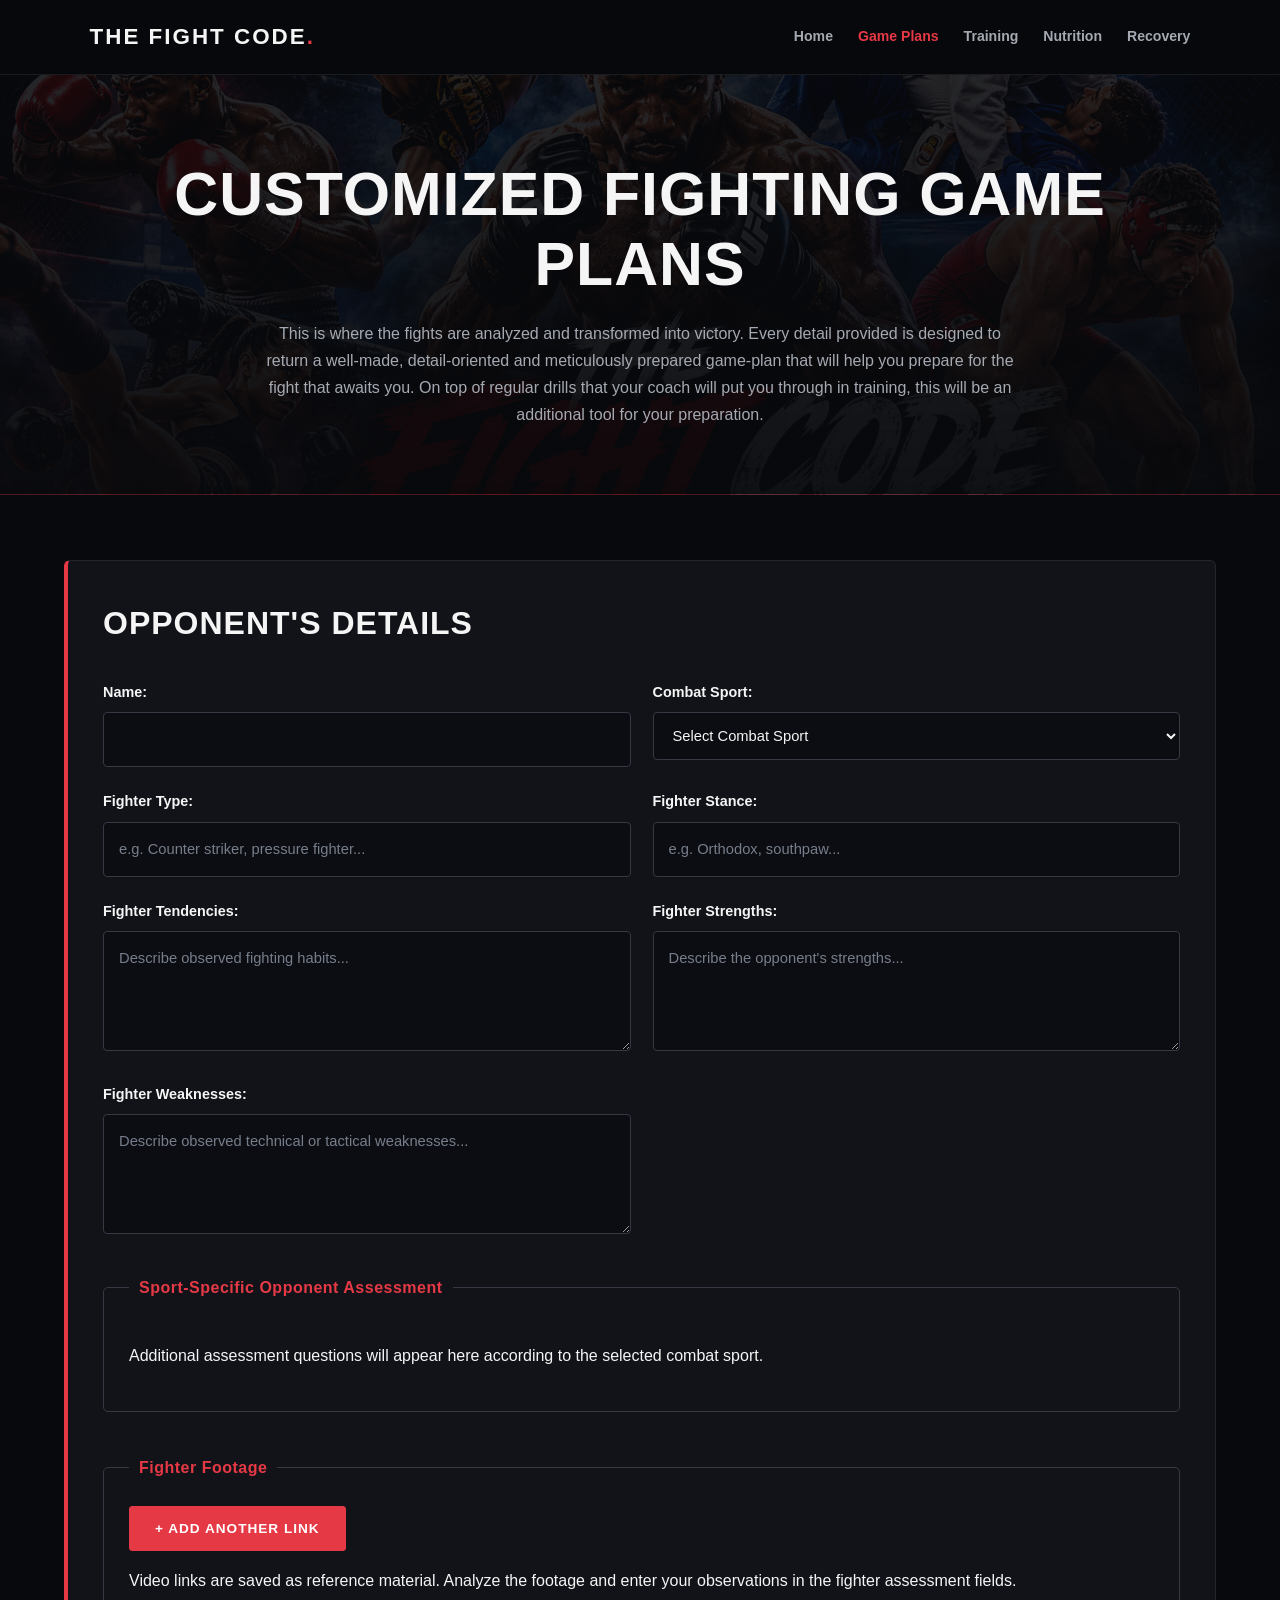
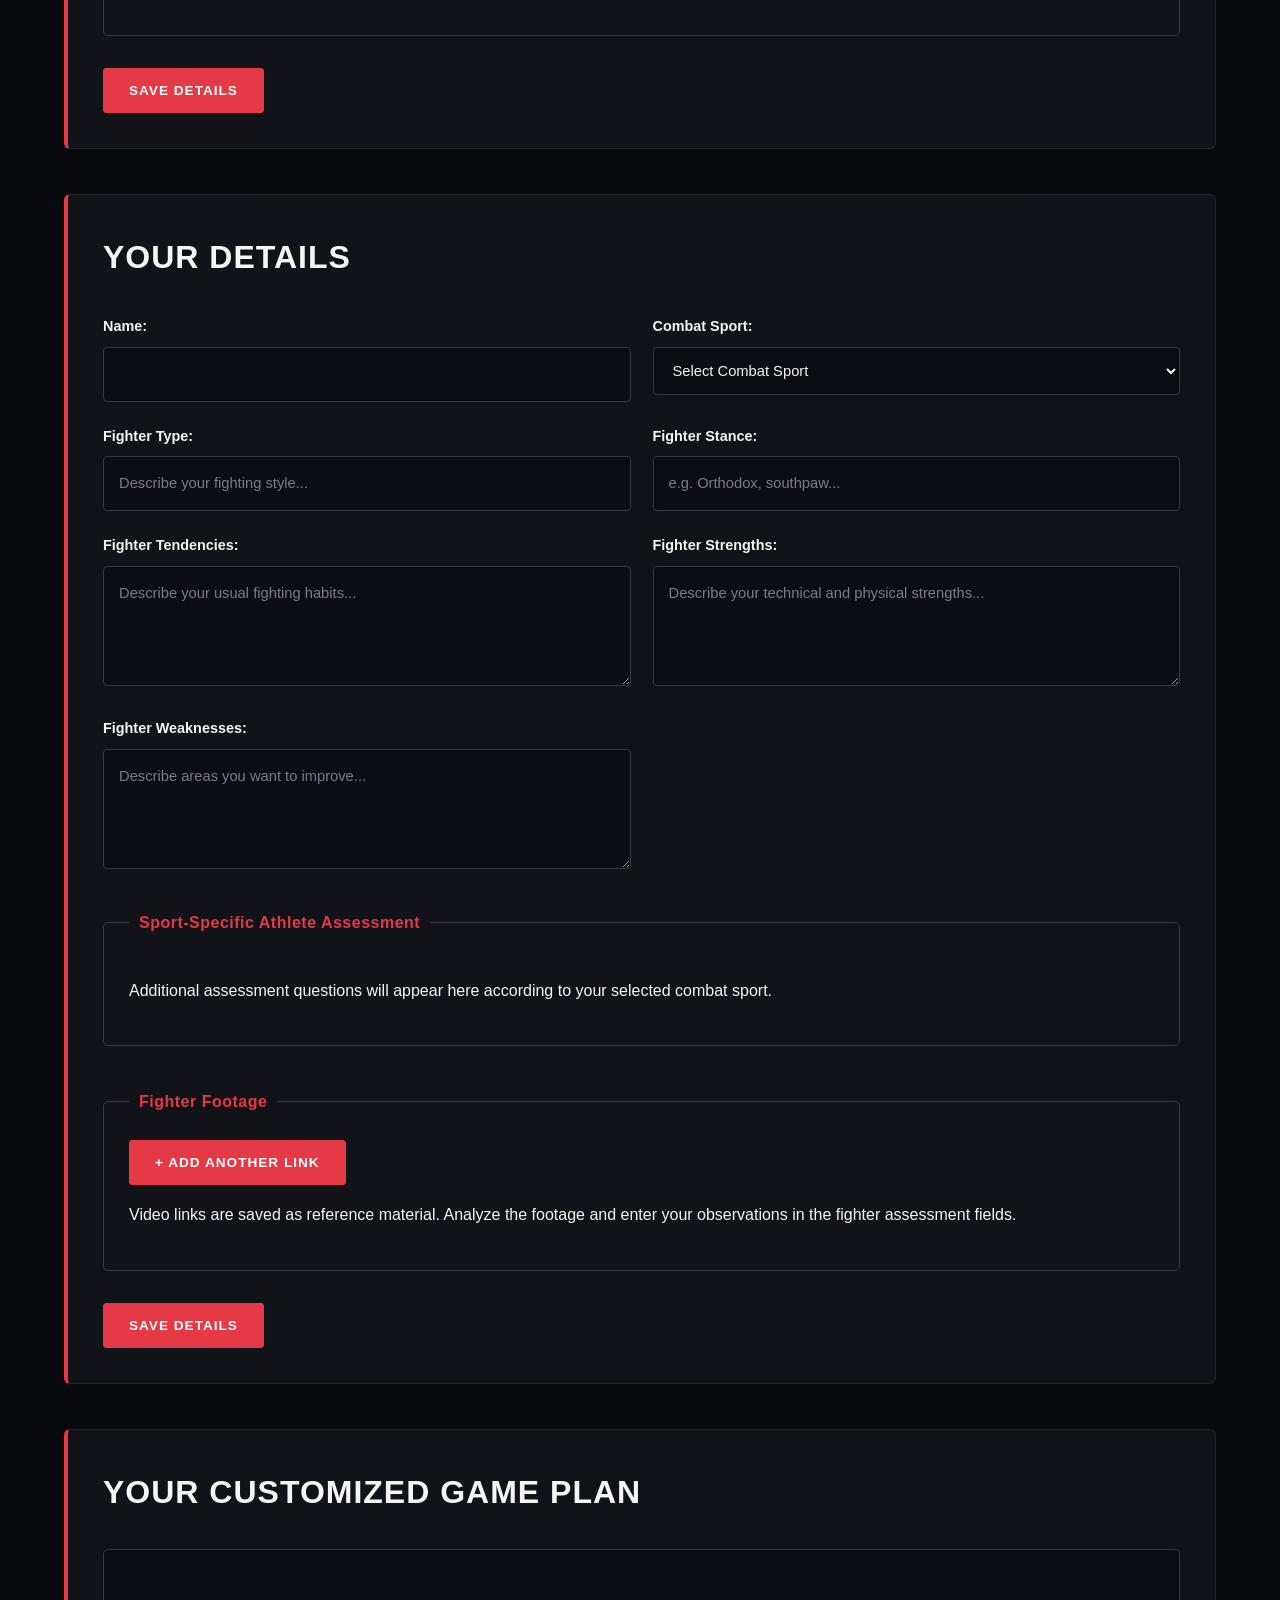
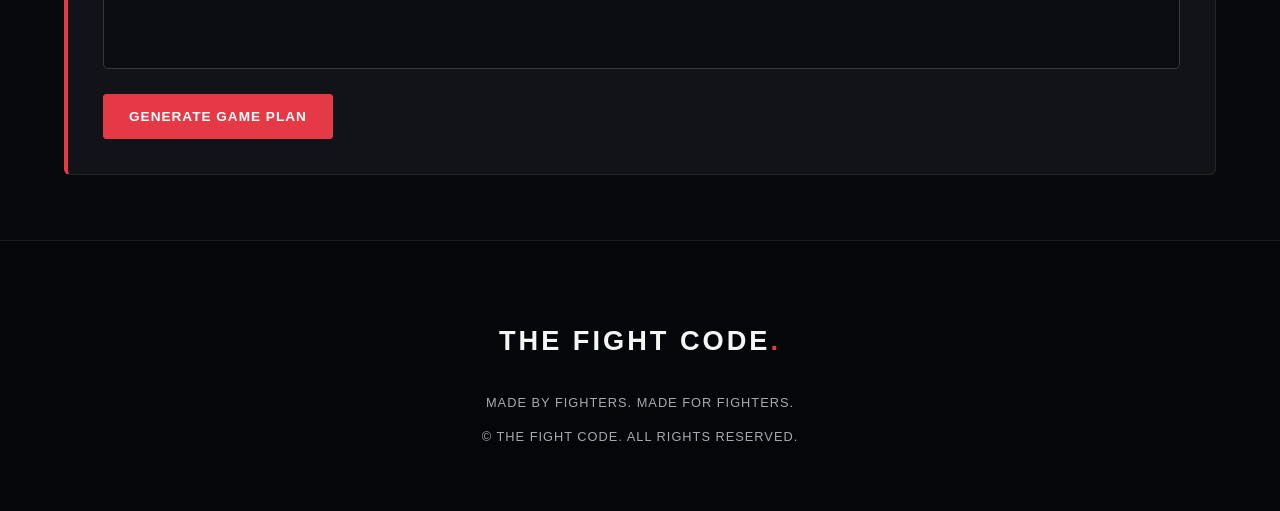
<file: The-Fight-Code/gameplan.html>
<!DOCTYPE html>
<html lang="en">

<head>
    <meta charset="UTF-8">
    <meta name="viewport" content="width=device-width, initial-scale=1.0">

    <title>The Fight Code | Customized Fighting Game Plans</title>

    <link rel="stylesheet" href="style.css">
    <script src="gameplan.js" defer></script>
</head>

<body>

    <!-- NAVIGATION -->
    <nav class="main-nav">

    <a href="index.html" class="brand">
        THE FIGHT CODE<span>.</span>
    </a>

    <button
        class="menu-toggle"
        id="menu-toggle"
        aria-label="Open navigation menu"
        aria-expanded="false"
        aria-controls="nav-links"
        type="button"
    >
        <span></span>
        <span></span>
        <span></span>
    </button>

    <div class="nav-links" id="nav-links">

        <a href="index.html" >Home</a>
        <a href="gameplan.html" aria-current="page">Game Plans</a>
        <a href="traingram.html">Training</a>
        <a href="nutrition.html">Nutrition</a>
        <a href="recovery.html">Recovery</a>

    </div>

</nav>



    <header>
        <h1>CUSTOMIZED FIGHTING GAME PLANS</h1>

        <p>
            This is where the fights are analyzed and transformed into victory.
            Every detail provided is designed to return a well-made,
            detail-oriented and meticulously prepared game-plan that
            will help you prepare for the fight that awaits you.
            On top of regular drills that your coach will put you
            through in training, this will be an additional tool
            for your preparation.
        </p>
    </header>

    <main>

        <!-- OPPONENT PROFILE -->

        <section>

            <h2>OPPONENT'S DETAILS</h2>

            <form id="opponent-form">

                <div>
                    <label for="opponent-name">Name:</label>
                    <input
                        type="text"
                        id="opponent-name"
                        name="opponent_name"
                    >
                </div>

                <div>
                    <label for="opponent-combat-sport">Combat Sport:</label>

                    <select
                        id="opponent-combat-sport"
                        name="opponent_combat_sport"
                        required
                    >
                        <option value="">Select Combat Sport</option>
                        <option value="Boxing">Boxing</option>
                        <option value="MMA">Mixed Martial Arts (MMA)</option>
                        <option value="Kickboxing">Kickboxing</option>
                        <option value="Muay Thai">Muay Thai</option>
                        <option value="Wrestling">Wrestling</option>
                        <option value="Brazilian Jiu-Jitsu">Brazilian Jiu-Jitsu</option>
                    </select>
                </div>

                <div>
                    <label for="opponent-fighter-type">Fighter Type:</label>
                    <input
                        type="text"
                        id="opponent-fighter-type"
                        name="opponent_fighter_type"
                        placeholder="e.g. Counter striker, pressure fighter..."
                    >
                </div>

                <div>
                    <label for="opponent-fighter-stance">Fighter Stance:</label>
                    <input
                        type="text"
                        id="opponent-fighter-stance"
                        name="opponent_fighter_stance"
                        placeholder="e.g. Orthodox, southpaw..."
                    >
                </div>

                <div>
                    <label for="opponent-fighter-tendencies">Fighter Tendencies:</label>
                    <textarea
                        id="opponent-fighter-tendencies"
                        name="opponent_fighter_tendencies"
                        rows="3"
                        placeholder="Describe observed fighting habits..."
                    ></textarea>
                </div>

                <div>
                    <label for="opponent-fighter-strengths">Fighter Strengths:</label>
                    <textarea
                        id="opponent-fighter-strengths"
                        name="opponent_fighter_strengths"
                        rows="3"
                        placeholder="Describe the opponent's strengths..."
                    ></textarea>
                </div>

                <div>
                    <label for="opponent-fighter-weaknesses">Fighter Weaknesses:</label>
                    <textarea
                        id="opponent-fighter-weaknesses"
                        name="opponent_fighter_weaknesses"
                        rows="3"
                        placeholder="Describe observed technical or tactical weaknesses..."
                    ></textarea>
                </div>

                <!-- SPORT-SPECIFIC OPPONENT ASSESSMENT -->

                <fieldset>
                    <legend>Sport-Specific Opponent Assessment</legend>

                    <p>
                        Additional assessment questions will appear here
                        according to the selected combat sport.
                    </p>

                    <div
                        id="opponent-sport-assessment"
                        aria-live="polite"
                    >
                    </div>
                </fieldset>

                <!-- OPPONENT FOOTAGE -->

                <fieldset>

                    <legend>Fighter Footage</legend>

                    <div id="opponent-footage-links-container">

                        <div class="footage-input-group">

                            <label for="opponent-footage-1">Video URL:</label>

                            <input
                                type="url"
                                id="opponent-footage-1"
                                name="opponent_footage[]"
                                placeholder="https://youtube.com/watch?v=..."
                            >

                        </div>

                    </div>

                    <button type="button" id="add-opponent-footage-btn">
                        + Add Another Link
                    </button>

                    <p class="form-note">
    Video links are saved as reference material.
    Analyze the footage and enter your observations
    in the fighter assessment fields.
</p>
                </fieldset>

                <button type="submit">Save Details</button>

            </form>

        </section>


        <!-- YOUR FIGHTER PROFILE -->

        <section>

            <h2>YOUR DETAILS</h2>

            <form id="your-details-form">

                <div>
                    <label for="your-name">Name:</label>
                    <input
                        type="text"
                        id="your-name"
                        name="your_name"
                    >
                </div>

                <div>
                    <label for="your-combat-sport">Combat Sport:</label>

                    <select
                        id="your-combat-sport"
                        name="your_combat_sport"
                        required
                    >
                        <option value="">Select Combat Sport</option>
                        <option value="Boxing">Boxing</option>
                        <option value="MMA">Mixed Martial Arts (MMA)</option>
                        <option value="Kickboxing">Kickboxing</option>
                        <option value="Muay Thai">Muay Thai</option>
                        <option value="Wrestling">Wrestling</option>
                        <option value="Brazilian Jiu-Jitsu">Brazilian Jiu-Jitsu</option>
                    </select>
                </div>

                <div>
                    <label for="your-fighter-type">Fighter Type:</label>
                    <input
                        type="text"
                        id="your-fighter-type"
                        name="your_fighter_type"
                        placeholder="Describe your fighting style..."
                    >
                </div>

                <div>
                    <label for="your-fighter-stance">Fighter Stance:</label>
                    <input
                        type="text"
                        id="your-fighter-stance"
                        name="your_fighter_stance"
                        placeholder="e.g. Orthodox, southpaw..."
                    >
                </div>

                <div>
                    <label for="your-fighter-tendencies">Fighter Tendencies:</label>
                    <textarea
                        id="your-fighter-tendencies"
                        name="your_fighter_tendencies"
                        rows="3"
                        placeholder="Describe your usual fighting habits..."
                    ></textarea>
                </div>

                <div>
                    <label for="your-fighter-strengths">Fighter Strengths:</label>
                    <textarea
                        id="your-fighter-strengths"
                        name="your_fighter_strengths"
                        rows="3"
                        placeholder="Describe your technical and physical strengths..."
                    ></textarea>
                </div>

                <div>
                    <label for="your-fighter-weaknesses">Fighter Weaknesses:</label>
                    <textarea
                        id="your-fighter-weaknesses"
                        name="your_fighter_weaknesses"
                        rows="3"
                        placeholder="Describe areas you want to improve..."
                    ></textarea>
                </div>

                <!-- SPORT-SPECIFIC ATHLETE ASSESSMENT -->

                <fieldset>
                    <legend>Sport-Specific Athlete Assessment</legend>

                    <p>
                        Additional assessment questions will appear here
                        according to your selected combat sport.
                    </p>

                    <div
                        id="your-sport-assessment"
                        aria-live="polite"
                    >
                    </div>
                </fieldset>

                <!-- YOUR FIGHTER FOOTAGE -->

                <fieldset>

                    <legend>Fighter Footage</legend>

                    <div id="your-footage-links-container">

                        <div class="footage-input-group">

                            <label for="your-footage-1">Video URL:</label>

                            <input
                                type="url"
                                id="your-footage-1"
                                name="your_footage[]"
                                placeholder="https://youtube.com/watch?v=..."
                            >

                        </div>

                    </div>

                    <button type="button" id="add-your-footage-btn">
                        + Add Another Link
                    </button>

                    <p class="form-note">
    Video links are saved as reference material.
    Analyze the footage and enter your observations
    in the fighter assessment fields.
</p>

                </fieldset>

                <button type="submit">Save Details</button>

            </form>

        </section>


        <!-- GAME PLAN RESULTS -->

        <section id="gameplan-results">

            <h2>YOUR CUSTOMIZED GAME PLAN</h2>

            <div id="gameplan-output">

                <p>Your customized game plan will appear here.</p>

            </div>

            <button type="button" id="generate-gameplan-btn">
                Generate Game Plan
            </button>

        </section>

    </main>

    <!-- FOOTER -->
    <footer class="site-footer">

        <h3>THE FIGHT CODE<span>.</span></h3>

        <p>MADE BY FIGHTERS. MADE FOR FIGHTERS.</p>

        <p> &copy; <span id="current-year"></span> THE FIGHT CODE. ALL RIGHTS RESERVED.</p>

    </footer>


</body>

</html>
</file>
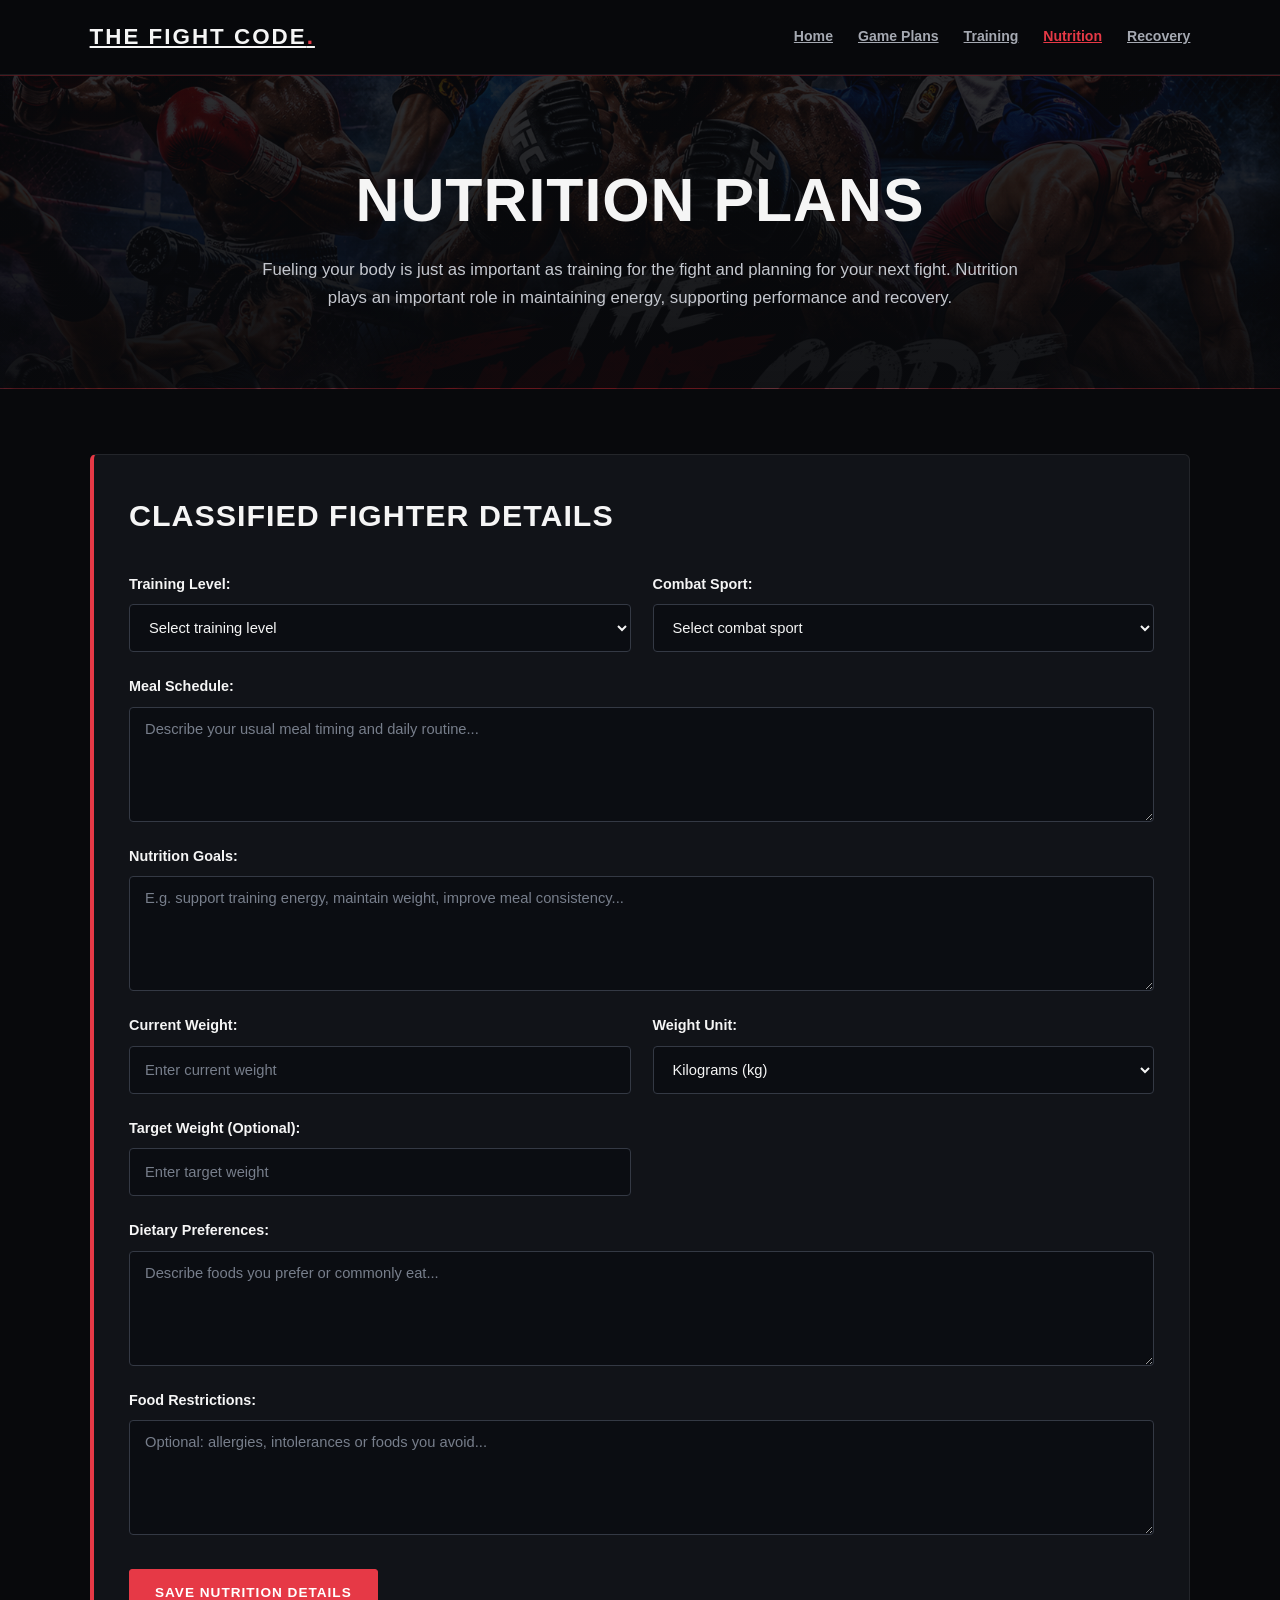
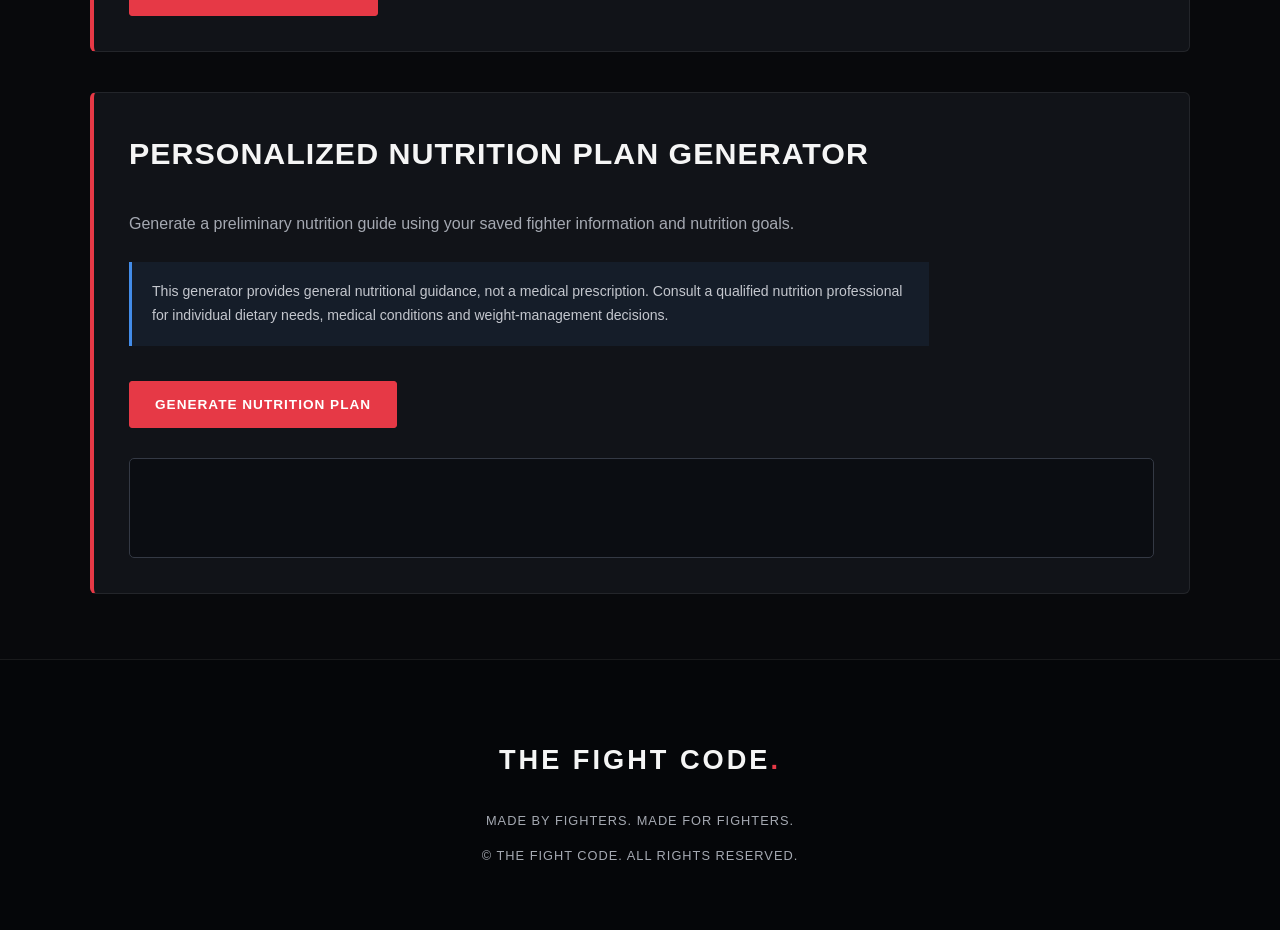
<file: The-Fight-Code/nutrition.html>
<!DOCTYPE html>
<html lang="en">

<head>
    <meta charset="UTF-8">
    <meta name="viewport" content="width=device-width, initial-scale=1.0">

    <title>The Fight Code | Nutrition Plans</title>

    <link rel="stylesheet" href="style.css">
    <script src="nutrition.js" defer></script>
</head>

<body>

    <!-- NAVIGATION -->
    <nav class="main-nav">

        <a href="index.html" class="brand">
            THE FIGHT CODE<span>.</span>
        </a>

        <button
            class="menu-toggle"
            id="menu-toggle"
            aria-label="Open navigation menu"
            aria-expanded="false"
            aria-controls="nav-links"
            type="button"
        >
            <span></span>
            <span></span>
            <span></span>
        </button>

        <div class="nav-links" id="nav-links">

            <a href="index.html">Home</a>
            <a href="gameplan.html">Game Plans</a>
            <a href="traingram.html">Training</a>
            <a href="nutrition.html" aria-current="page">Nutrition</a>
            <a href="recovery.html">Recovery</a>

        </div>

    </nav>

    <!-- HEADER -->
    <header>

        <h1>NUTRITION PLANS</h1>

        <p>
            Fueling your body is just as important as training for the fight
            and planning for your next fight. Nutrition plays an important
            role in maintaining energy, supporting performance and recovery.
        </p>

    </header>

    <main>

        <!-- NUTRITION INFORMATION -->
        <section id="nutrition-information">

            <h2>CLASSIFIED FIGHTER DETAILS</h2>

            <form id="nutrition-form">

                <!-- TRAINING LEVEL -->
                <div>
                    <label for="fighter-level">Training Level:</label>

                    <select id="fighter-level" name="level" required>

                        <option value="">Select training level</option>
                        <option value="Beginner">Beginner</option>
                        <option value="Intermediate">Intermediate</option>
                        <option value="Advanced">Advanced</option>
                        <option value="Professional">Professional</option>

                    </select>
                </div>

                <!-- COMBAT SPORT -->
                <div>
                    <label for="combat-sport">Combat Sport:</label>

                    <select id="combat-sport" name="combat_sport" required>

                        <option value="">Select combat sport</option>
                        <option value="Boxing">Boxing</option>
                        <option value="MMA">Mixed Martial Arts (MMA)</option>
                        <option value="Kickboxing">Kickboxing</option>
                        <option value="Muay Thai">Muay Thai</option>
                        <option value="Wrestling">Wrestling</option>
                        <option value="Brazilian Jiu-Jitsu">Brazilian Jiu-Jitsu</option>

                    </select>
                </div>

                <!-- MEAL SCHEDULE -->
                <div>
                    <label for="schedule">Meal Schedule:</label>

                    <textarea
                        id="schedule"
                        name="schedule"
                        rows="4"
                        placeholder="Describe your usual meal timing and daily routine..."
                    ></textarea>
                </div>

                <!-- NUTRITION GOALS -->
                <div>
                    <label for="designated-goals">Nutrition Goals:</label>

                    <textarea
                        id="designated-goals"
                        name="designated_goals"
                        rows="3"
                        placeholder="E.g. support training energy, maintain weight, improve meal consistency..."
                        required
                    ></textarea>
                </div>

                <!-- CURRENT WEIGHT -->
                <div>
                    <label for="weight">Current Weight:</label>

                    <input
                        type="number"
                        id="weight"
                        name="weight"
                        step="0.1"
                        min="1"
                        placeholder="Enter current weight"
                    >
                </div>

                <!-- WEIGHT UNIT -->
                <div>
                    <label for="weight-unit">Weight Unit:</label>

                    <select id="weight-unit" name="weight_unit">

                        <option value="kg">Kilograms (kg)</option>
                        <option value="lbs">Pounds (lbs)</option>

                    </select>
                </div>

                <!-- TARGET WEIGHT -->
                <div>
                    <label for="required-weight">Target Weight (Optional):</label>

                    <input
                        type="number"
                        id="required-weight"
                        name="required_weight"
                        step="0.1"
                        min="1"
                        placeholder="Enter target weight"
                    >
                </div>

                <!-- DIETARY PREFERENCES -->
                <div>
                    <label for="dietary-preferences">Dietary Preferences:</label>

                    <textarea
                        id="dietary-preferences"
                        name="dietary_preferences"
                        rows="3"
                        placeholder="Describe foods you prefer or commonly eat..."
                    ></textarea>
                </div>

                <!-- FOOD RESTRICTIONS -->
                <div>
                    <label for="food-restrictions">Food Restrictions:</label>

                    <textarea
                        id="food-restrictions"
                        name="food_restrictions"
                        rows="3"
                        placeholder="Optional: allergies, intolerances or foods you avoid..."
                    ></textarea>
                </div>

                <!-- SUBMIT -->
                <button type="submit">
                    Save Nutrition Details
                </button>

            </form>

        </section>

        <!-- NUTRITION PLAN GENERATOR -->
        <section id="nutrition-plan-generator">

            <h2>PERSONALIZED NUTRITION PLAN GENERATOR</h2>

            <p>
                Generate a preliminary nutrition guide using your saved
                fighter information and nutrition goals.
            </p>

            <p class="nutrition-disclaimer">
                This generator provides general nutritional guidance,
                not a medical prescription. Consult a qualified nutrition
                professional for individual dietary needs, medical conditions
                and weight-management decisions.
            </p>

            <button type="button" id="generate-nutrition-btn">
                Generate Nutrition Plan
            </button>

            <!-- GENERATED RESULTS -->
            <div id="nutrition-results">

                <div id="nutrition-output"></div>

            </div>

        </section>

    </main>

    <!-- FOOTER -->
    <footer class="site-footer">

        <h3>THE FIGHT CODE<span>.</span></h3>

        <p>MADE BY FIGHTERS. MADE FOR FIGHTERS.</p>

        <p>
            &copy; <span id="current-year"></span>
            THE FIGHT CODE. ALL RIGHTS RESERVED.
        </p>

    </footer>

</body>

</html>
</file>
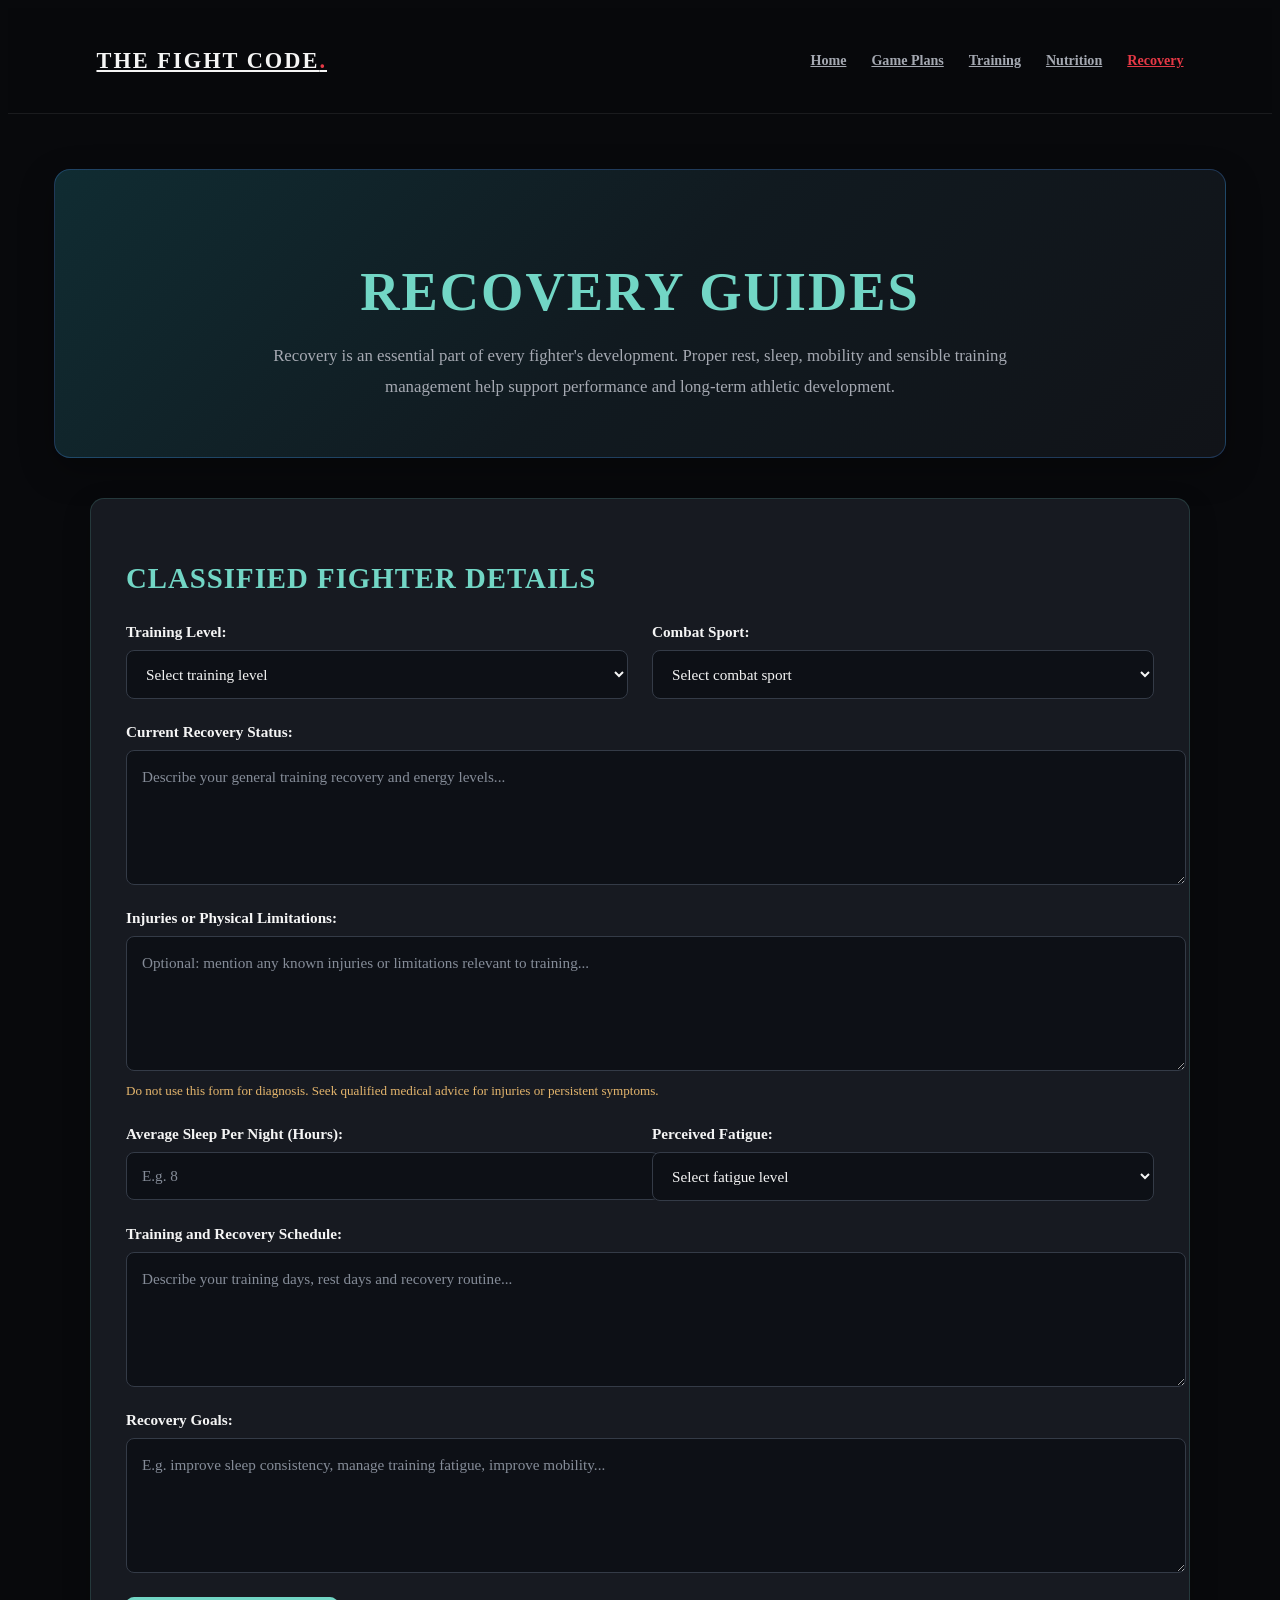
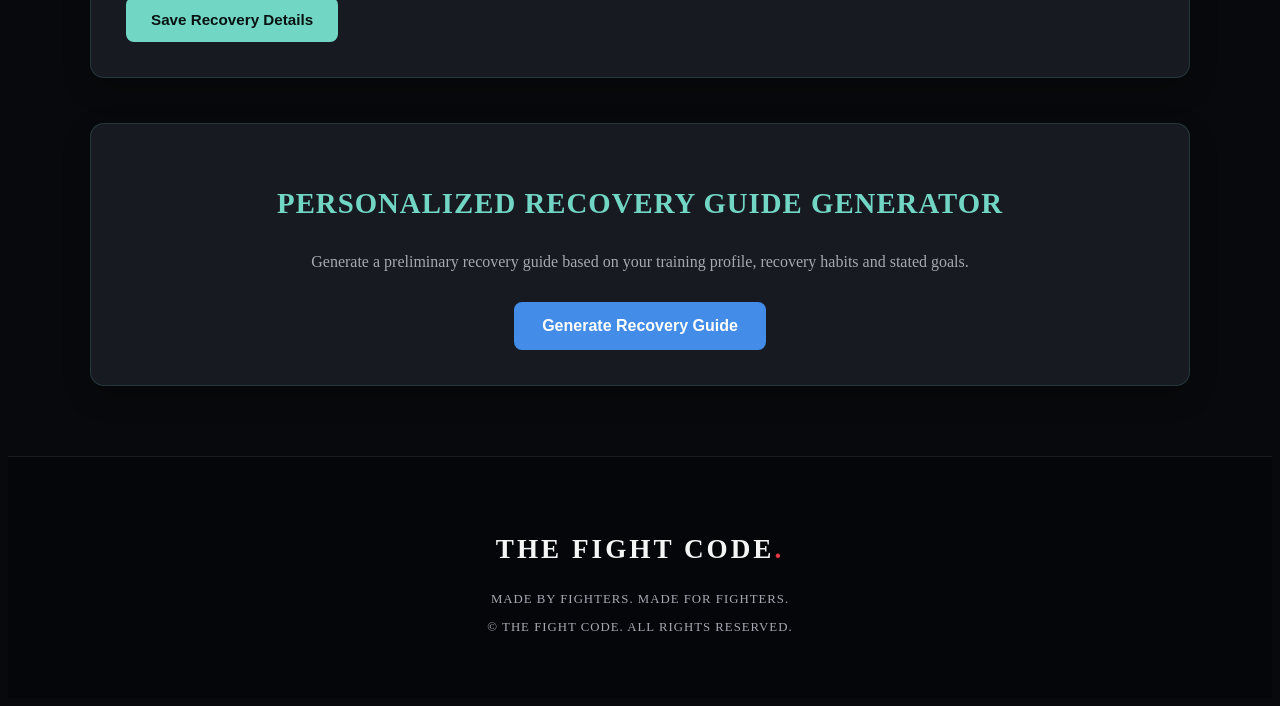
<file: The-Fight-Code/recovery.html>
<!DOCTYPE html>
<html lang="en">
<head>
<meta charset="UTF-8">
<meta name="viewport" content="width=device-width, initial-scale=1.0">
<title>The Fight Code | Recovery Guides</title>
<link rel="stylesheet" href="style.css">
<script src="recovery.js" defer></script>
</head>
<body>

<!-- NAVIGATION -->
<nav class="main-nav">

<a href="index.html" class="brand">
THE FIGHT CODE<span>.</span>
</a>

<button
class="menu-toggle"
id="menu-toggle"
aria-label="Open navigation menu"
aria-expanded="false"
aria-controls="nav-links"
type="button"
>
<span></span>
<span></span>
<span></span>
</button>

<div class="nav-links" id="nav-links">

<a href="index.html">Home</a>
<a href="gameplan.html">Game Plans</a>
<a href="traingram.html">Training</a>
<a href="nutrition.html">Nutrition</a>
<a href="recovery.html" aria-current="page">Recovery</a>

</div>

</nav>

<header>
<h1>RECOVERY GUIDES</h1>
<p>
Recovery is an essential part of every fighter's development.
Proper rest, sleep, mobility and sensible training management
help support performance and long-term athletic development.
</p>
</header>

<main>

<section id="recovery-information">
<h2>CLASSIFIED FIGHTER DETAILS</h2>

<form id="recovery-form">

<div>
<label for="fighter-level">Training Level:</label>
<select id="fighter-level" name="level" required>
<option value="">Select training level</option>
<option value="Beginner">Beginner</option>
<option value="Intermediate">Intermediate</option>
<option value="Advanced">Advanced</option>
<option value="Professional">Professional</option>
</select>
</div>

<div>
<label for="combat-sport">Combat Sport:</label>
<select id="combat-sport" name="combat_sport" required>
<option value="">Select combat sport</option>
<option value="Boxing">Boxing</option>
<option value="MMA">Mixed Martial Arts (MMA)</option>
<option value="Kickboxing">Kickboxing</option>
<option value="Muay Thai">Muay Thai</option>
<option value="Wrestling">Wrestling</option>
<option value="Brazilian Jiu-Jitsu">Brazilian Jiu-Jitsu</option>
</select>
</div>

<div>
<label for="physical-condition">Current Recovery Status:</label>
<textarea id="physical-condition" name="physical_condition"
rows="3" placeholder="Describe your general training recovery and energy levels..."></textarea>
</div>

<div>
<label for="existing-injuries">Injuries or Physical Limitations:</label>
<textarea id="existing-injuries" name="existing_injuries"
rows="3" placeholder="Optional: mention any known injuries or limitations relevant to training..."></textarea>
<small>Do not use this form for diagnosis. Seek qualified medical advice for injuries or persistent symptoms.</small>
</div>

<div>
<label for="sleep-hours">Average Sleep Per Night (Hours):</label>
<input type="number" id="sleep-hours" name="sleep_hours"
min="0" max="24" step="0.5" placeholder="E.g. 8">
</div>

<div>
<label for="fatigue-level">Perceived Fatigue:</label>
<select id="fatigue-level" name="fatigue_level">
<option value="">Select fatigue level</option>
<option value="Low">Low</option>
<option value="Moderate">Moderate</option>
<option value="High">High</option>
</select>
</div>

<div>
<label for="schedule">Training and Recovery Schedule:</label>
<textarea id="schedule" name="schedule" rows="4"
placeholder="Describe your training days, rest days and recovery routine..."></textarea>
</div>

<div>
<label for="designated-goals">Recovery Goals:</label>
<textarea id="designated-goals" name="designated_goals"
rows="3" placeholder="E.g. improve sleep consistency, manage training fatigue, improve mobility..." required></textarea>
</div>

<button type="submit">Save Recovery Details</button>

</form>
</section>

<section id="recovery-guide-generator">
<h2>PERSONALIZED RECOVERY GUIDE GENERATOR</h2>

<p>
Generate a preliminary recovery guide based on your
training profile, recovery habits and stated goals.
</p>

<button type="button" id="generate-recovery-btn">
Generate Recovery Guide
</button>

<div id="recovery-results">
<div id="recovery-output"></div>
</div>
</section>

</main>

<!-- FOOTER -->
<footer class="site-footer">

<h3>THE FIGHT CODE<span>.</span></h3>

<p>MADE BY FIGHTERS. MADE FOR FIGHTERS.</p>

<p>&copy; <span id="current-year"></span> THE FIGHT CODE. ALL RIGHTS RESERVED.</p>

</footer>

</body>
</html>
</file>
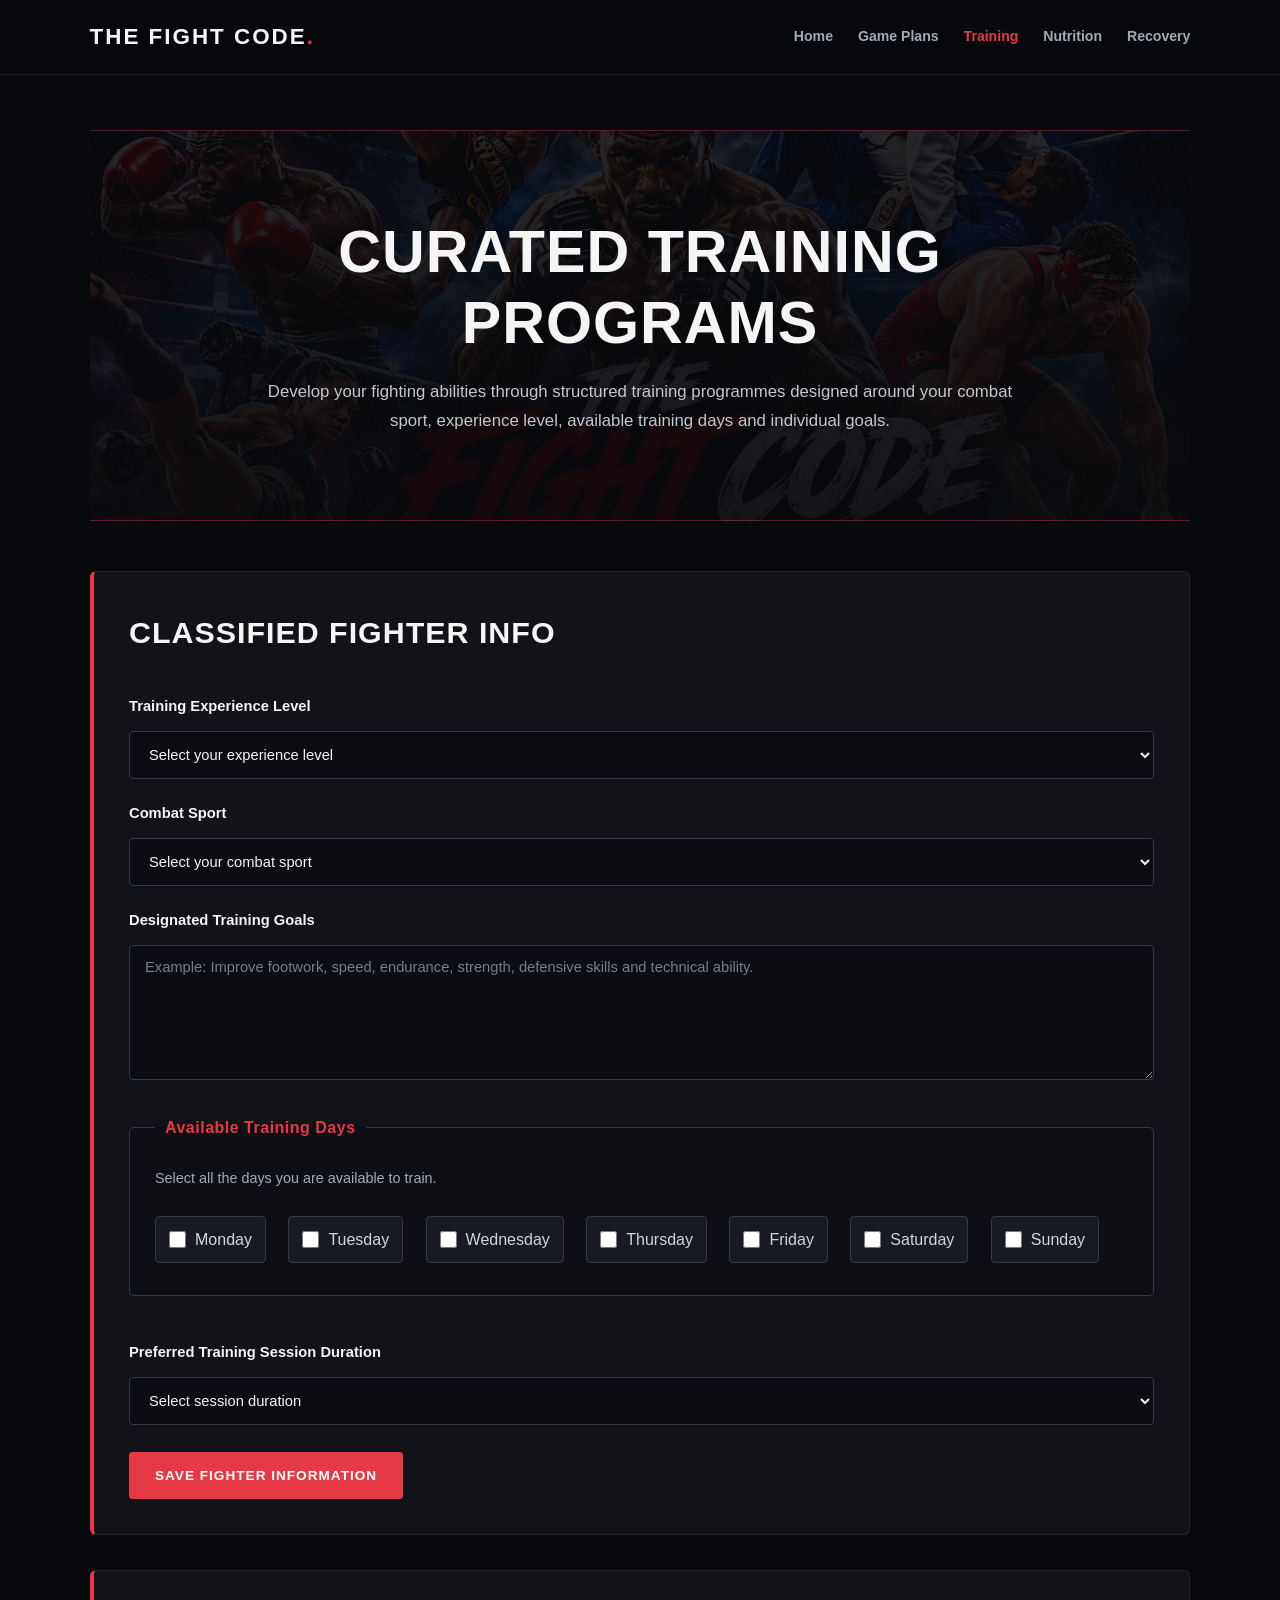
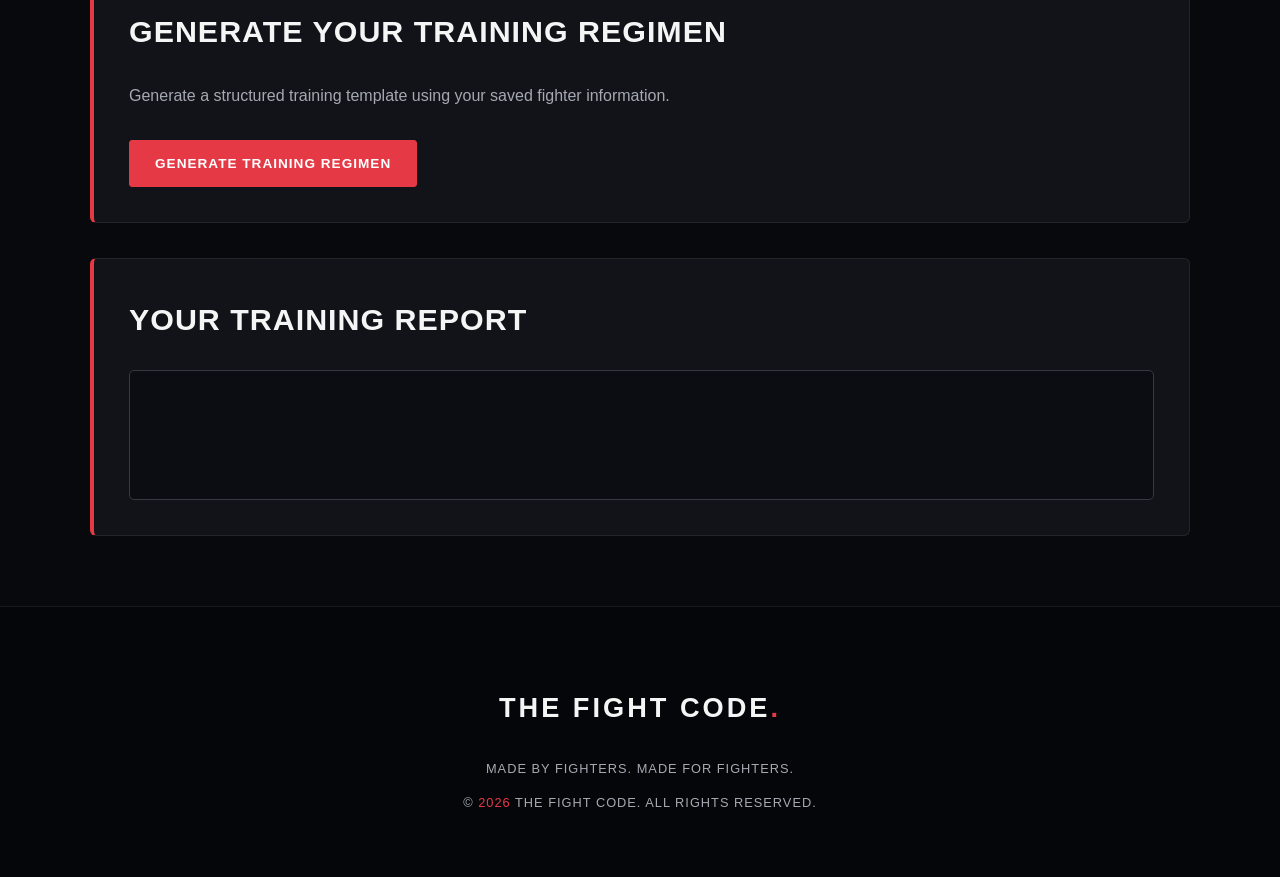
<file: The-Fight-Code/traingram.html>
<!DOCTYPE html>
<html lang="en">
<head>
    <meta charset="UTF-8">
    <meta name="viewport" content="width=device-width, initial-scale=1.0">

    <meta name="description" content="Generate structured, personalised training regimen templates for your combat sport with The Fight Code.">

    <title>The Fight Code | Curated Training Programs</title>

    <link rel="stylesheet" href="style.css">

    <script src="traingram.js" defer></script>
</head>

<body>

    <!-- NAVIGATION -->
    <nav class="main-nav">

        <a href="index.html" class="brand">
            THE FIGHT CODE<span>.</span>
        </a>

        <button
            class="menu-toggle"
            id="menu-toggle"
            aria-label="Open navigation menu"
            aria-expanded="false"
            aria-controls="nav-links"
            type="button"
        >
            <span></span>
            <span></span>
            <span></span>
        </button>

        <div class="nav-links" id="nav-links">

            <a href="index.html">Home</a>
            <a href="gameplan.html">Game Plans</a>
            <a href="traingram.html" aria-current="page">Training</a>
            <a href="nutrition.html" >Nutrition</a>
            <a href="recovery.html">Recovery</a>

        </div>

    </nav>

    <!-- ================================= -->
    <!-- PAGE INTRODUCTION -->
    <!-- ================================= -->

    <main>

        <section class="page-introduction">
            <h1>CURATED TRAINING PROGRAMS</h1>

            <p>
                Develop your fighting abilities through structured training
                programmes designed around your combat sport, experience
                level, available training days and individual goals.
            </p>
        </section>

        <!-- ================================= -->
        <!-- TRAINING INFORMATION FORM -->
        <!-- ================================= -->

        <section id="training-information">

            <h2>CLASSIFIED FIGHTER INFO</h2>

            <form id="training-form">

                <!-- EXPERIENCE LEVEL -->

                <label for="level">
                    Training Experience Level
                </label>

                <select id="level" name="level" required>
                    <option value="">Select your experience level</option>

                    <option value="Beginner">Beginner</option>

                    <option value="Intermediate">Intermediate</option>

                    <option value="Advanced">Advanced</option>

                    <option value="Professional">Professional</option>
                </select>

                <!-- COMBAT SPORT -->

                <label for="combat-sport">
                    Combat Sport
                </label>

                <select id="combat-sport" name="combat_sport" required>
                    <option value="">Select your combat sport</option>

                    <option value="Boxing">Boxing</option>

                    <option value="MMA">Mixed Martial Arts (MMA)</option>

                    <option value="Kickboxing">Kickboxing</option>

                    <option value="Muay Thai">Muay Thai</option>

                    <option value="Wrestling">Wrestling</option>

                    <option value="Brazilian Jiu-Jitsu">
                        Brazilian Jiu-Jitsu
                    </option>
                </select>

                <!-- TRAINING GOALS -->

                <label for="designated-goal">
                    Designated Training Goals
                </label>

                <textarea
                    id="designated-goal"
                    name="designated_goal"
                    rows="5"
                    placeholder="Example: Improve footwork, speed, endurance, strength, defensive skills and technical ability."
                    required
                ></textarea>

                <!-- TRAINING DAYS -->

                <fieldset>
                    <legend>Available Training Days</legend>

                    <p>Select all the days you are available to train.</p>

                    <label>
                        <input
                            type="checkbox"
                            name="training_days"
                            value="Monday"
                        >
                        Monday
                    </label>

                    <label>
                        <input
                            type="checkbox"
                            name="training_days"
                            value="Tuesday"
                        >
                        Tuesday
                    </label>

                    <label>
                        <input
                            type="checkbox"
                            name="training_days"
                            value="Wednesday"
                        >
                        Wednesday
                    </label>

                    <label>
                        <input
                            type="checkbox"
                            name="training_days"
                            value="Thursday"
                        >
                        Thursday
                    </label>

                    <label>
                        <input
                            type="checkbox"
                            name="training_days"
                            value="Friday"
                        >
                        Friday
                    </label>

                    <label>
                        <input
                            type="checkbox"
                            name="training_days"
                            value="Saturday"
                        >
                        Saturday
                    </label>

                    <label>
                        <input
                            type="checkbox"
                            name="training_days"
                            value="Sunday"
                        >
                        Sunday
                    </label>

                </fieldset>

                <!-- SESSION DURATION -->

                <label for="session-duration">
                    Preferred Training Session Duration
                </label>

                <select
                    id="session-duration"
                    name="session_duration"
                    required
                >
                    <option value="">Select session duration</option>

                    <option value="30">30 Minutes</option>

                    <option value="45">45 Minutes</option>

                    <option value="60">60 Minutes</option>

                    <option value="90">90 Minutes</option>

                    <option value="120">120 Minutes</option>
                </select>

                <!-- SAVE INFORMATION -->

                <button type="submit">
                    Save Fighter Information
                </button>

            </form>

        </section>

        <!-- ================================= -->
        <!-- TRAINING REGIMEN GENERATOR -->
        <!-- ================================= -->

        <section id="training-regimen-generator">

            <h2>GENERATE YOUR TRAINING REGIMEN</h2>

            <p>
                Generate a structured training template using your
                saved fighter information.
            </p>

            <button
                type="button"
                id="generate-training-btn"
            >
                Generate Training Regimen
            </button>

        </section>

        <!-- ================================= -->
        <!-- TRAINING RESULTS -->
        <!-- ================================= -->

        <section id="training-results">

            <h2>YOUR TRAINING REPORT</h2>

            <div id="training-output" aria-live="polite">

                <p>
                    Your personalised training report will appear here
                    after you save your fighter information and generate
                    your regimen.
                </p>

            </div>

        </section>

    </main>

    <!-- FOOTER -->
    <footer class="site-footer">

        <h3>THE FIGHT CODE<span>.</span></h3>

        <p>MADE BY FIGHTERS. MADE FOR FIGHTERS.</p>

        <p> &copy; <span id="current-year"></span> THE FIGHT CODE. ALL RIGHTS RESERVED.</p>

    </footer>

    <script>
        const yearElement = document.getElementById("current-year");

        if (yearElement) {
            yearElement.textContent = new Date().getFullYear();
        }
    </script>

</body>
</html>
</file>
<file: The-Fight-Code/style.css>
/* =========================================
   THE FIGHT CODE - HOMEPAGE DESIGN
   ========================================= */


/* COLOR PALETTE */

:root {
    --fight-red: #e63946;
    --fight-red-dark: #b91f2b;
    --fight-blue: #438ce8;
    --fight-black: #08090c;
    --fight-dark: #111318;
    --fight-card: #171a21;
    --fight-white: #f5f5f5;
    --fight-muted: #a5a9b2;
}


/* GENERAL HOMEPAGE SETTINGS */

body:has(.hero) {
    background: var(--fight-black);
    color: var(--fight-white);
    font-family: Arial, Helvetica, sans-serif;
    line-height: 1.7;
}

body:has(.hero) * {
    box-sizing: border-box;
}

body:has(.hero) a {
    text-decoration: none;
}


/* NAVIGATION */

.main-nav {
    min-height: 75px;
    padding: 15px 7%;
    display: flex;
    align-items: center;
    justify-content: space-between;
    gap: 25px;
    background: rgba(8, 9, 12, 0.97);
    border-bottom: 1px solid rgba(255, 255, 255, 0.08);
    position: sticky;
    top: 0;
    z-index: 1000;
}

.brand {
    color: var(--fight-white);
    font-size: 1.4rem;
    font-weight: 900;
    letter-spacing: 2px;
    white-space: nowrap;
}

.brand span,
.site-footer span {
    color: var(--fight-red);
}

.nav-links {
    display: flex;
    align-items: center;
    justify-content: center;
    gap: 25px;
}

.nav-links a {
    color: var(--fight-muted);
    font-size: 0.88rem;
    font-weight: 600;
    transition: color 0.3s ease;
}

.nav-links a:hover,
.nav-links a[aria-current="page"] {
    color: var(--fight-red);
}


/* =====================================
   HERO SECTION - THE FIGHT CODE
===================================== */

.hero {
    min-height: 720px;
    position: relative;
    display: flex;
    align-items: center;
    padding: 100px 8%;
    overflow: hidden;

    background-image:
        linear-gradient(
            90deg,
            rgba(5, 6, 10, 0.98) 0%,
            rgba(5, 6, 10, 0.88) 38%,
            rgba(5, 6, 10, 0.35) 72%,
            rgba(5, 6, 10, 0.15) 100%
        ),
        url("The Fight Code_ Combat Sports Collage.png");

    background-size: cover;
    background-position: center;
    background-repeat: no-repeat;
}

.hero-overlay {
    position: absolute;
    inset: 0;
    z-index: 0;
    pointer-events: none;

    background: linear-gradient(
        0deg,
        rgba(8, 9, 12, 0.65),
        transparent 35%
    );
}

.hero-content {
    position: relative;
    z-index: 1;
    width: 100%;
    max-width: 680px;
    padding: 35px 0;
}

.hero-tagline {
    color: #ff5260;
    font-size: 0.82rem;
    font-weight: 800;
    letter-spacing: 4px;
    line-height: 1.6;
    margin-bottom: 25px;
    text-transform: uppercase;
}

.hero h1 {
    display: flex;
    flex-direction: column;
    align-items: flex-start;
    gap: 4px;

    font-size: clamp(2.8rem, 6vw, 5.5rem);
    font-weight: 900;
    line-height: 1.04;
    letter-spacing: -2px;
    margin: 0 0 28px;
    font-size: clamp(2.4rem, 5vw, 4.5rem);
}

.headline-white {
    color: #ffffff;
}

.headline-red {
    color: #f04452;
}

.hero-description {
    max-width: 530px;
    color: #d2d5dd;
    font-size: 1.05rem;
    line-height: 1.8;
    margin-bottom: 32px;
}

.hero-button {
    display: inline-flex;
    align-items: center;
    justify-content: center;
    gap: 16px;

    padding: 16px 28px;
    background: #e63946;
    border: 1px solid #e63946;
    color: #ffffff;

    font-size: 0.9rem;
    font-weight: 800;
    letter-spacing: 1px;
    text-decoration: none;

    transition:
        background 0.3s ease,
        color 0.3s ease,
        transform 0.3s ease,
        box-shadow 0.3s ease;
}

.hero-button:hover {
    background: transparent;
    color: #ffffff;
    transform: translateY(-3px);
    box-shadow: 0 8px 25px rgba(230, 57, 70, 0.25);
}

.hero-button:focus-visible {
    outline: 3px solid #438ce8;
    outline-offset: 5px;
}


/* TABLET */

@media (max-width: 900px) {
    .hero {
        min-height: 650px;
        padding: 85px 7%;
        background-position: 58% center;
    }

    .hero-content {
        max-width: 620px;
    }
}


/* MOBILE */

@media (max-width: 600px) {
    .hero {
        min-height: 620px;
        padding: 75px 6%;
        align-items: center;
        background-position: 62% center;
    }

    .hero-content {
        max-width: 100%;
    }

    .hero-tagline {
        font-size: 0.7rem;
        letter-spacing: 2.5px;
        margin-bottom: 20px;
    }

    .hero h1 {
        font-size: clamp(2.35rem, 10vw, 3.6rem);
        letter-spacing: -1.5px;
        gap: 7px;
    }

    .hero-description {
        font-size: 0.95rem;
        line-height: 1.7;
    }

    .hero-button {
        padding: 14px 20px;
        font-size: 0.8rem;
    }
}


/* REDUCED MOTION */

@media (prefers-reduced-motion: reduce) {
    .hero-button {
        transition: none;
    }

    .hero-button:hover {
        transform: none;
    }
}





/* PLATFORM INTRODUCTION */

.platform-intro {
    max-width: 850px;
    margin: auto;
    padding: 100px 25px 70px;
    text-align: center;
}

.platform-intro h2,
.modules-heading h2,
.fight-process h2,
.closing-section h2 {
    font-size: clamp(1.8rem, 4vw, 3rem);
    line-height: 1.2;
    font-weight: 900;
    margin: 15px 0 25px;
}

.platform-intro > p:last-child {
    color: var(--fight-muted);
    font-size: 1.05rem;
}


/* MODULES SECTION */

#fight-modules {
    padding: 50px 7% 110px;
    background: #0d0f14;
}

.modules-heading {
    text-align: center;
    margin-bottom: 55px;
}

.module-grid {
    display: grid;
    grid-template-columns: repeat(2, minmax(0, 1fr));
    gap: 30px;
    max-width: 1250px;
    margin: auto;
}

.module-card {
    background: var(--fight-card);
    border: 1px solid rgba(255, 255, 255, 0.07);
    overflow: hidden;
    transition: transform 0.3s ease, border-color 0.3s ease;
}

.module-card:hover {
    transform: translateY(-8px);
    border-color: var(--fight-red);
}

.module-card img {
    display: block;
    width: 100%;
    height: 280px;
    object-fit: cover;
    transition: transform 0.5s ease;
}

.module-card:hover img {
    transform: scale(1.04);
}

.module-content {
    padding: 30px;
}

.module-number {
    color: var(--fight-blue);
    font-size: 0.78rem;
    font-weight: 800;
    letter-spacing: 2px;
}

.module-content h3 {
    font-size: 1.6rem;
    font-weight: 900;
    margin: 10px 0;
}

.module-content > p:not(.module-number) {
    color: var(--fight-muted);
    margin-bottom: 25px;
}

.module-link {
    display: inline-block;
    color: var(--fight-red);
    font-size: 0.85rem;
    font-weight: 900;
    letter-spacing: 1px;
    transition: color 0.3s ease;
}

.module-link:hover {
    color: white;
}


/* HOW IT WORKS */

.fight-process {
    padding: 100px 7%;
    text-align: center;
}

.process-grid {
    display: grid;
    grid-template-columns: repeat(4, minmax(0, 1fr));
    gap: 25px;
    max-width: 1200px;
    margin: 60px auto 0;
}

.process-item {
    padding: 30px 20px;
    background: var(--fight-dark);
    border-bottom: 3px solid var(--fight-red);
}

.process-item span {
    color: var(--fight-red);
    font-size: 2.2rem;
    font-weight: 900;
}

.process-item h3 {
    margin: 15px 0;
    font-size: 1.2rem;
}

.process-item p {
    color: var(--fight-muted);
    font-size: 0.95rem;
}


/* CLOSING SECTION */

.closing-section {
    padding: 100px 25px;
    text-align: center;
    background:
        linear-gradient(
            rgba(8, 9, 12, 0.88),
            rgba(8, 9, 12, 0.94)
        ),
        url("https://images.unsplash.com/photo-1549719386-74dfcbf7dbed?w=1920")
        center / cover no-repeat;
}

.closing-section > p:not(.section-label) {
    color: #c4c7ce;
    max-width: 650px;
    margin: 0 auto 35px;
}


/* FOOTER */

.site-footer {
    padding: 50px 20px;
    text-align: center;
    background: #050609;
    border-top: 1px solid rgba(255, 255, 255, 0.08);
}

.site-footer h3 {
    font-size: 1.7rem;
    font-weight: 900;
    letter-spacing: 3px;
}

.site-footer p {
    color: var(--fight-muted);
    font-size: 0.8rem;
    letter-spacing: 1px;
    margin-top: 12px;
}


/* ACCESSIBILITY */

.hero-button:focus-visible,
.module-link:focus-visible,
.nav-links a:focus-visible {
    outline: 3px solid var(--fight-blue);
    outline-offset: 5px;
}


/* TABLET RESPONSIVENESS */

@media (max-width: 900px) {

    .main-nav {
        flex-direction: column;
        padding: 20px;
    }

    .nav-links {
        flex-wrap: wrap;
        gap: 15px 22px;
    }

    .hero {
        min-height: 600px;
        padding: 80px 7%;
    }

    .process-grid {
        grid-template-columns: repeat(2, minmax(0, 1fr));
    }

}


/* MOBILE RESPONSIVENESS */

@media (max-width: 600px) {

    .main-nav {
        position: relative;
    }

    .nav-links {
        gap: 12px 16px;
    }

    .nav-links a {
        font-size: 0.78rem;
    }

    .hero {
        min-height: 570px;
        padding: 70px 7%;
        background-position: 60% center;
    }

    .hero h1 {
        letter-spacing: -1px;
    }

    .hero-description {
        font-size: 0.95rem;
    }

    .platform-intro {
        padding: 75px 22px 55px;
    }

    #fight-modules {
        padding: 50px 20px 75px;
    }

    .module-grid {
        grid-template-columns: 1fr;
        gap: 25px;
    }

    .module-card img {
        height: 230px;
    }

    .module-content {
        padding: 24px;
    }

    .process-grid {
        grid-template-columns: 1fr;
        gap: 18px;
    }

    .fight-process {
        padding: 75px 22px;
    }

    .closing-section {
        padding: 75px 22px;
    }

    .site-footer {
        padding: 40px 20px;
    }

}


/* REDUCED MOTION */

@media (prefers-reduced-motion: reduce) {

    .module-card,
    .module-card img,
    .hero-button,
    .module-link {
        transition: none;
    }

    .module-card:hover,
    .hero-button:hover,
    .module-card:hover img {
        transform: none;
    }

}

/* =====================================
   HOMEPAGE SCROLL REVEAL
===================================== */

.reveal {
    opacity: 0;
    transform: translateY(30px);

    transition:
        opacity 0.7s ease,
        transform 0.7s ease;
}

.reveal.is-visible {
    opacity: 1;
    transform: translateY(0);
}

@media (prefers-reduced-motion: reduce) {
    .reveal {
        opacity: 1;
        transform: none;
        transition: none;
    }
}

/* ============================= */
/* MOBILE NAVIGATION */
/* ============================= */

.menu-toggle {
    display: none;
    background: transparent;
    border: 1px solid rgba(255, 255, 255, 0.2);
    padding: 10px;
    cursor: pointer;
}

.menu-toggle span {
    display: block;
    width: 24px;
    height: 2px;
    margin: 5px 0;
    background: #ffffff;
    transition: transform 0.25s ease, opacity 0.25s ease;
}

@media (max-width: 900px) {

    .main-nav {
        position: sticky;
        top: 0;
        z-index: 1000;
        display: flex;
        flex-direction: row;
        justify-content: space-between;
        align-items: center;
    }

    .menu-toggle {
        display: block;
    }

    .nav-links {
        display: none;
        position: absolute;
        top: 100%;
        left: 0;
        right: 0;
        flex-direction: column;
        align-items: stretch;
        gap: 0;
        padding: 10px 7%;
        background: #08090c;
        border-top: 1px solid rgba(255, 255, 255, 0.08);
    }

    .nav-links.is-open {
        display: flex;
    }

    .nav-links a {
        padding: 13px 0;
    }
}

@media (min-width: 601px) {
    .hero h1 span {
        white-space: nowrap;
    }
}

/* MODULE CARD INTERACTIONS */

.module-card {
    transition: transform 0.3s ease, box-shadow 0.3s ease;
}

.module-card:hover {
    transform: translateY(-6px);
    box-shadow: 0 15px 35px rgba(0, 0, 0, 0.3);
}

.module-card img {
    transition: transform 0.5s ease;
}

.module-card:hover img {
    transform: scale(1.04);
}

.module-link {
    transition: color 0.3s ease;
}

.module-link:hover {
    color: #ffffff;
}

/* PROCESS SECTION REFINEMENT */

.process-grid {
    position: relative;
}

.process-item {
    position: relative;
    z-index: 1;
}

.process-item span {
    display: inline-block;
    transition: transform 0.3s ease;
}

.process-item:hover span {
    transform: translateY(-4px);
}

@media (prefers-reduced-motion: reduce) {
    .process-item span {
        transition: none;
    }

    .process-item:hover span {
        transform: none;
    }
}

@media (max-width: 600px) {
    .closing-section {
        padding: 80px 6%;
    }

    .closing-section h2 {
        font-size: clamp(2rem, 8vw, 2.8rem);
        line-height: 1.2;
    }

    .closing-section p {
        max-width: 100%;
        line-height: 1.8;
    }
}

/* =========================================
   THE FIGHT CODE - GAME PLANS PAGE
========================================= */

/* PAGE FOUNDATION */

body:has(#gameplan-results) {
    margin: 0;
    background: var(--fight-black);
    color: var(--fight-white);
    font-family: Arial, Helvetica, sans-serif;
    line-height: 1.7;
}

body:has(#gameplan-results) * {
    box-sizing: border-box;
}

body:has(#gameplan-results) a {
    text-decoration: none;
}

/* PAGE HEADER */

body:has(#gameplan-results) > header {
    padding: 85px 7% 65px;
    text-align: center;
    background:
        linear-gradient(
            rgba(8, 9, 12, 0.88),
            rgba(8, 9, 12, 0.97)
        ),
        url("The Fight Code_ Combat Sports Collage.png")
        center / cover no-repeat;
    border-bottom: 1px solid rgba(230, 57, 70, 0.3);
}

body:has(#gameplan-results) > header h1 {
    max-width: 1000px;
    margin: 0 auto 20px;
    color: var(--fight-white);
    font-size: clamp(2rem, 5vw, 3.8rem);
    font-weight: 900;
    line-height: 1.15;
    letter-spacing: 1px;
}

body:has(#gameplan-results) > header p {
    max-width: 750px;
    margin: auto;
    color: var(--fight-muted);
    font-size: 1rem;
}

/* MAIN CONTENT */

body:has(#gameplan-results) main {
    width: min(1200px, 90%);
    margin: 65px auto;
}

body:has(#gameplan-results) main > section {
    margin-bottom: 45px;
    padding: 35px;
    background: var(--fight-dark);
    border: 1px solid rgba(255, 255, 255, 0.08);
    border-left: 4px solid var(--fight-red);
    border-radius: 6px;
}

body:has(#gameplan-results) main > section h2 {
    margin: 0 0 30px;
    color: var(--fight-white);
    font-size: clamp(1.4rem, 3vw, 2rem);
    font-weight: 900;
    letter-spacing: 1px;
}

/* FORMS */

body:has(#gameplan-results) form {
    display: grid;
    grid-template-columns: repeat(2, minmax(0, 1fr));
    gap: 22px;
}

body:has(#gameplan-results) form label {
    display: block;
    margin-bottom: 8px;
    color: var(--fight-white);
    font-size: 0.9rem;
    font-weight: 700;
}

body:has(#gameplan-results) form input,
body:has(#gameplan-results) form select,
body:has(#gameplan-results) form textarea {
    width: 100%;
    padding: 14px 15px;
    background: #0b0d12;
    color: var(--fight-white);
    border: 1px solid #343944;
    border-radius: 4px;
    font: inherit;
    font-size: 0.92rem;
    transition: border-color 0.25s ease,
                box-shadow 0.25s ease;
}

body:has(#gameplan-results) form textarea {
    min-height: 120px;
    resize: vertical;
}

body:has(#gameplan-results) form input::placeholder,
body:has(#gameplan-results) form textarea::placeholder {
    color: #777e8b;
}

body:has(#gameplan-results) form select {
    cursor: pointer;
}

body:has(#gameplan-results) form input:focus,
body:has(#gameplan-results) form select:focus,
body:has(#gameplan-results) form textarea:focus {
    outline: none;
    border-color: var(--fight-red);
    box-shadow: 0 0 0 3px rgba(230, 57, 70, 0.15);
}

/* FIELDSETS */

body:has(#gameplan-results) fieldset {
    grid-column: 1 / -1;
    min-width: 0;
    margin: 10px 0;
    padding: 25px;
    border: 1px solid #343944;
    border-radius: 5px;
}

body:has(#gameplan-results) legend {
    padding: 0 10px;
    color: var(--fight-red);
    font-size: 1rem;
    font-weight: 800;
    letter-spacing: 0.5px;
}

/* DYNAMIC SPORT ASSESSMENT */

#opponent-sport-assessment,
#your-sport-assessment {
    display: grid;
    grid-template-columns: repeat(2, minmax(0, 1fr));
    gap: 18px;
}

#opponent-sport-assessment label,
#your-sport-assessment label {
    display: block;
    margin-bottom: 8px;
}

/* FOOTAGE LINKS */

#opponent-footage-links-container,
#your-footage-links-container {
    display: grid;
    gap: 15px;
}

.footage-input-group {
    display: grid;
    gap: 8px;
}

/* BUTTONS */

body:has(#gameplan-results) form button,
#generate-gameplan-btn {
    grid-column: 1 / -1;
    justify-self: start;
    padding: 14px 25px;
    background: var(--fight-red);
    color: white;
    border: 1px solid var(--fight-red);
    border-radius: 3px;
    font-size: 0.85rem;
    font-weight: 900;
    letter-spacing: 1px;
    text-transform: uppercase;
    cursor: pointer;
    transition: background 0.25s ease,
                transform 0.25s ease,
                box-shadow 0.25s ease;
}

body:has(#gameplan-results) form button:hover,
#generate-gameplan-btn:hover {
    background: var(--fight-red-dark);
    transform: translateY(-2px);
    box-shadow: 0 7px 20px rgba(230, 57, 70, 0.2);
}

body:has(#gameplan-results) button:focus-visible {
    outline: 3px solid var(--fight-blue);
    outline-offset: 4px;
}

/* GAME PLAN RESULTS */

#gameplan-results {
    background:
        linear-gradient(
            145deg,
            #171a21,
            #0d0f14
        );
}

#gameplan-output {
    min-height: 120px;
    margin-bottom: 25px;
    padding: 25px;
    background: #0b0d12;
    border: 1px solid #343944;
    border-radius: 5px;
    overflow-wrap: anywhere;
}

#gameplan-output h3 {
    margin: 30px 0 12px;
    padding-bottom: 10px;
    color: var(--fight-red);
    font-size: 1.1rem;
    font-weight: 900;
    border-bottom: 1px solid #343944;
}

#gameplan-output p {
    color: #c4c7ce;
    margin: 10px 0;
}

#gameplan-output ul {
    padding-left: 25px;
    color: #c4c7ce;
}

#gameplan-output li {
    margin-bottom: 8px;
}

/* TABLET RESPONSIVENESS */

@media (max-width: 800px) {
    body:has(#gameplan-results) main {
        width: 92%;
    }

    body:has(#gameplan-results) main > section {
        padding: 28px;
    }
}

/* MOBILE RESPONSIVENESS */

@media (max-width: 600px) {
    body:has(#gameplan-results) > header {
        padding: 65px 6% 50px;
    }

    body:has(#gameplan-results) main {
        width: 92%;
        margin: 35px auto;
    }

    body:has(#gameplan-results) main > section {
        padding: 22px 17px;
        margin-bottom: 28px;
    }

    body:has(#gameplan-results) form {
        grid-template-columns: 1fr;
        gap: 18px;
    }

    #opponent-sport-assessment,
    #your-sport-assessment {
        grid-template-columns: 1fr;
    }

    body:has(#gameplan-results) fieldset {
        padding: 18px 13px;
    }

    body:has(#gameplan-results) form button,
    #generate-gameplan-btn {
        width: 100%;
        justify-self: stretch;
    }

    #gameplan-output {
        padding: 18px;
    }
}

/* REDUCED MOTION */

@media (prefers-reduced-motion: reduce) {
    body:has(#gameplan-results) form input,
    body:has(#gameplan-results) form select,
    body:has(#gameplan-results) form textarea,
    body:has(#gameplan-results) button {
        transition: none;
    }

    body:has(#gameplan-results) button:hover {
        transform: none;
    }
}

/* =========================================
   THE FIGHT CODE - TRAINING PAGE
========================================= */

/* PAGE FOUNDATION */

body:has(#training-results) {
    margin: 0;
    background: var(--fight-black);
    color: var(--fight-white);
    font-family: Arial, Helvetica, sans-serif;
    line-height: 1.7;
}

body:has(#training-results) * {
    box-sizing: border-box;
}

body:has(#training-results) a {
    text-decoration: none;
}

/* PAGE INTRODUCTION */

body:has(#training-results) .page-introduction {
    position: relative;
    margin: 55px auto 50px;
    padding: 85px 7%;
    text-align: center;
    background:
        linear-gradient(
            rgba(8, 9, 12, 0.88),
            rgba(8, 9, 12, 0.95)
        ),
        url("The Fight Code_ Combat Sports Collage.png")
        center / cover no-repeat;
    border-top: 1px solid rgba(230, 57, 70, 0.35);
    border-bottom: 1px solid rgba(230, 57, 70, 0.35);
}

body:has(#training-results) .page-introduction h1 {
    max-width: 950px;
    margin: 0 auto 20px;
    color: var(--fight-white);
    font-size: clamp(2rem, 5vw, 3.7rem);
    font-weight: 900;
    line-height: 1.2;
    letter-spacing: 1px;
}

body:has(#training-results) .page-introduction p {
    max-width: 750px;
    margin: auto;
    color: #c4c7ce;
    font-size: 1.05rem;
}

/* MAIN CONTENT */

body:has(#training-results) main {
    width: min(1100px, 90%);
    margin: 0 auto 70px;
}

body:has(#training-results) main > section:not(.page-introduction) {
    margin-bottom: 35px;
    padding: 35px;
    background: var(--fight-dark);
    border: 1px solid rgba(255, 255, 255, 0.08);
    border-left: 4px solid var(--fight-red);
    border-radius: 6px;
}

body:has(#training-results) main > section h2 {
    margin: 0 0 25px;
    color: var(--fight-white);
    font-size: clamp(1.35rem, 3vw, 1.9rem);
    font-weight: 900;
    letter-spacing: 1px;
}

/* TRAINING INFORMATION FORM */

#training-form {
    display: flex;
    flex-direction: column;
    gap: 12px;
}

#training-form > label {
    margin-top: 10px;
    color: var(--fight-white);
    font-size: 0.92rem;
    font-weight: 700;
}

#training-form input:not([type="checkbox"]),
#training-form select,
#training-form textarea {
    width: 100%;
    min-height: 48px;
    padding: 13px 15px;
    background: #0b0d12;
    color: var(--fight-white);
    border: 1px solid #343944;
    border-radius: 4px;
    font-family: inherit;
    font-size: 0.92rem;
    transition: border-color 0.25s ease,
                box-shadow 0.25s ease;
}

#training-form textarea {
    min-height: 135px;
    resize: vertical;
}

#training-form input::placeholder,
#training-form textarea::placeholder {
    color: #777e8b;
}

#training-form select {
    cursor: pointer;
}

#training-form input:focus,
#training-form select:focus,
#training-form textarea:focus {
    outline: none;
    border-color: var(--fight-red);
    box-shadow: 0 0 0 3px rgba(230, 57, 70, 0.15);
}

/* AVAILABLE TRAINING DAYS */

#training-form fieldset {
    min-width: 0;
    margin: 22px 0;
    padding: 25px;
    background: #0d0f14;
    border: 1px solid #343944;
    border-radius: 5px;
}

#training-form legend {
    padding: 0 10px;
    color: var(--fight-red);
    font-size: 1rem;
    font-weight: 800;
    letter-spacing: 0.5px;
}

#training-form fieldset p {
    margin: 0 0 18px;
    color: var(--fight-muted);
    font-size: 0.9rem;
}

#training-form fieldset label {
    display: inline-flex;
    align-items: center;
    gap: 9px;
    margin: 7px 18px 7px 0;
    padding: 9px 13px;
    color: #d2d5dd;
    background: #171a21;
    border: 1px solid #343944;
    border-radius: 4px;
    cursor: pointer;
    transition: border-color 0.25s ease,
                background 0.25s ease;
}

#training-form fieldset label:hover {
    border-color: var(--fight-red);
    background: #20232c;
}

#training-form input[type="checkbox"] {
    width: 17px;
    height: 17px;
    margin: 0;
    accent-color: var(--fight-red);
    cursor: pointer;
}

/* BUTTONS */

#training-form button,
#generate-training-btn {
    align-self: flex-start;
    margin-top: 15px;
    padding: 15px 25px;
    background: var(--fight-red);
    color: #ffffff;
    border: 1px solid var(--fight-red);
    border-radius: 3px;
    font-size: 0.85rem;
    font-weight: 900;
    letter-spacing: 1px;
    text-transform: uppercase;
    cursor: pointer;
    transition: background 0.25s ease,
                transform 0.25s ease,
                box-shadow 0.25s ease;
}

#training-form button:hover,
#generate-training-btn:hover {
    background: var(--fight-red-dark);
    transform: translateY(-2px);
    box-shadow: 0 7px 20px rgba(230, 57, 70, 0.2);
}

#training-form button:focus-visible,
#generate-training-btn:focus-visible {
    outline: 3px solid var(--fight-blue);
    outline-offset: 4px;
}

/* REGIMEN GENERATOR */

#training-regimen-generator {
    background:
        linear-gradient(
            145deg,
            #171a21,
            #0d0f14
        );
}

#training-regimen-generator p {
    max-width: 700px;
    margin: 0 0 15px;
    color: var(--fight-muted);
}

/* TRAINING REPORT */

#training-results {
    background:
        linear-gradient(
            145deg,
            #171a21,
            #0d0f14
        );
}

#training-output {
    min-height: 130px;
    padding: 25px;
    background: #0b0d12;
    border: 1px solid #343944;
    border-radius: 5px;
    overflow-wrap: anywhere;
}

#training-output h3 {
    margin: 30px 0 12px;
    padding-bottom: 10px;
    color: var(--fight-red);
    font-size: 1.1rem;
    font-weight: 900;
    border-bottom: 1px solid #343944;
}

#training-output h3:first-child {
    margin-top: 0;
}

#training-output p,
#training-output li {
    color: #c4c7ce;
}

#training-output p {
    margin: 10px 0;
}

#training-output ul,
#training-output ol {
    padding-left: 25px;
}

#training-output li {
    margin-bottom: 9px;
}

/* TABLET RESPONSIVENESS */

@media (max-width: 800px) {
    body:has(#training-results) main {
        width: 92%;
    }

    body:has(#training-results) main > section:not(.page-introduction) {
        padding: 28px;
    }
}

/* MOBILE RESPONSIVENESS */

@media (max-width: 600px) {
    body:has(#training-results) .page-introduction {
        margin: 35px auto;
        padding: 65px 6%;
    }

    body:has(#training-results) .page-introduction p {
        font-size: 0.95rem;
    }

    body:has(#training-results) main {
        width: 92%;
        margin-bottom: 45px;
    }

    body:has(#training-results) main > section:not(.page-introduction) {
        padding: 22px 17px;
        margin-bottom: 25px;
    }

    #training-form fieldset {
        padding: 18px 13px;
    }

    #training-form fieldset label {
        margin-right: 5px;
        font-size: 0.88rem;
    }

    #training-form button,
    #generate-training-btn {
        width: 100%;
        align-self: stretch;
        padding: 14px 15px;
    }

    #training-output {
        padding: 18px;
    }
}

/* REDUCED MOTION */

@media (prefers-reduced-motion: reduce) {
    #training-form input,
    #training-form select,
    #training-form textarea,
    #training-form fieldset label,
    #training-form button,
    #generate-training-btn {
        transition: none;
    }

    #training-form button:hover,
    #generate-training-btn:hover {
        transform: none;
    }
}

/* =========================================
   THE FIGHT CODE - NUTRITION PAGE
========================================= */

/* PAGE FOUNDATION */

body:has(#nutrition-information) {
    margin: 0;
    background: var(--fight-black);
    color: var(--fight-white);
    font-family: Arial, Helvetica, sans-serif;
    line-height: 1.7;
}

body:has(#nutrition-information) * {
    box-sizing: border-box;
}

/* PAGE HEADER */

body:has(#nutrition-information) > header {
    padding: 90px 7% 75px;
    text-align: center;
    background:
        linear-gradient(
            rgba(8, 9, 12, 0.85),
            rgba(8, 9, 12, 0.96)
        ),
        url("The Fight Code_ Combat Sports Collage.png")
        center / cover no-repeat;
    border-top: 1px solid rgba(230, 57, 70, 0.3);
    border-bottom: 1px solid rgba(230, 57, 70, 0.3);
}

body:has(#nutrition-information) > header h1 {
    max-width: 900px;
    margin: 0 auto 20px;
    color: var(--fight-white);
    font-size: clamp(2.2rem, 5vw, 3.8rem);
    font-weight: 900;
    line-height: 1.15;
    letter-spacing: 1px;
}

body:has(#nutrition-information) > header p {
    max-width: 760px;
    margin: auto;
    color: #c4c7ce;
    font-size: 1.05rem;
}

/* MAIN CONTENT */

body:has(#nutrition-information) main {
    width: min(1100px, 90%);
    margin: 65px auto;
}

body:has(#nutrition-information) main > section {
    margin-bottom: 40px;
    padding: 35px;
    background: var(--fight-dark);
    border: 1px solid rgba(255, 255, 255, 0.08);
    border-left: 4px solid var(--fight-red);
    border-radius: 6px;
}

body:has(#nutrition-information) main > section h2 {
    margin: 0 0 30px;
    color: var(--fight-white);
    font-size: clamp(1.35rem, 3vw, 1.9rem);
    font-weight: 900;
    letter-spacing: 1px;
}

/* NUTRITION FORM */

#nutrition-form {
    display: grid;
    grid-template-columns: repeat(2, minmax(0, 1fr));
    gap: 22px;
}

#nutrition-form > div {
    display: flex;
    flex-direction: column;
    gap: 8px;
    min-width: 0;
}

#nutrition-form > div:nth-child(3),
#nutrition-form > div:nth-child(4),
#nutrition-form > div:nth-child(8),
#nutrition-form > div:nth-child(9) {
    grid-column: 1 / -1;
}

#nutrition-form label {
    color: var(--fight-white);
    font-size: 0.9rem;
    font-weight: 700;
}

#nutrition-form input,
#nutrition-form select,
#nutrition-form textarea {
    width: 100%;
    min-height: 48px;
    padding: 13px 15px;
    background: #0b0d12;
    color: var(--fight-white);
    border: 1px solid #343944;
    border-radius: 4px;
    font-family: inherit;
    font-size: 0.92rem;
    transition: border-color 0.25s ease,
                box-shadow 0.25s ease;
}

#nutrition-form textarea {
    min-height: 115px;
    resize: vertical;
}

#nutrition-form input::placeholder,
#nutrition-form textarea::placeholder {
    color: #777e8b;
}

#nutrition-form select {
    cursor: pointer;
}

#nutrition-form input:focus,
#nutrition-form select:focus,
#nutrition-form textarea:focus {
    outline: none;
    border-color: var(--fight-red);
    box-shadow: 0 0 0 3px rgba(230, 57, 70, 0.15);
}

/* SAVE BUTTON */

#nutrition-form button {
    grid-column: 1 / -1;
    justify-self: start;
    margin-top: 12px;
    padding: 15px 25px;
    background: var(--fight-red);
    color: #ffffff;
    border: 1px solid var(--fight-red);
    border-radius: 3px;
    font-size: 0.85rem;
    font-weight: 900;
    letter-spacing: 1px;
    text-transform: uppercase;
    cursor: pointer;
    transition: background 0.25s ease,
                transform 0.25s ease,
                box-shadow 0.25s ease;
}

#nutrition-form button:hover {
    background: var(--fight-red-dark);
    transform: translateY(-2px);
    box-shadow: 0 7px 20px rgba(230, 57, 70, 0.2);
}

/* NUTRITION GENERATOR */

#nutrition-plan-generator {
    background:
        linear-gradient(
            145deg,
            #171a21,
            #0d0f14
        );
}

#nutrition-plan-generator > p {
    max-width: 800px;
    color: var(--fight-muted);
}

#nutrition-plan-generator .nutrition-disclaimer {
    margin: 25px 0;
    padding: 18px 20px;
    background: rgba(67, 140, 232, 0.08);
    border-left: 3px solid var(--fight-blue);
    color: #c4c7ce;
    font-size: 0.88rem;
}

/* GENERATE BUTTON */

#generate-nutrition-btn {
    margin-top: 10px;
    padding: 15px 25px;
    background: var(--fight-red);
    color: #ffffff;
    border: 1px solid var(--fight-red);
    border-radius: 3px;
    font-size: 0.85rem;
    font-weight: 900;
    letter-spacing: 1px;
    text-transform: uppercase;
    cursor: pointer;
    transition: background 0.25s ease,
                transform 0.25s ease,
                box-shadow 0.25s ease;
}

#generate-nutrition-btn:hover {
    background: var(--fight-red-dark);
    transform: translateY(-2px);
    box-shadow: 0 7px 20px rgba(230, 57, 70, 0.2);
}

/* NUTRITION RESULTS */

#nutrition-results {
    margin-top: 30px;
}

#nutrition-output {
    min-height: 100px;
    padding: 25px;
    background: #0b0d12;
    border: 1px solid #343944;
    border-radius: 5px;
    overflow-wrap: anywhere;
}

#nutrition-output h3 {
    margin: 30px 0 12px;
    padding-bottom: 10px;
    color: var(--fight-red);
    font-size: 1.1rem;
    font-weight: 900;
    border-bottom: 1px solid #343944;
}

#nutrition-output h3:first-child {
    margin-top: 0;
}

#nutrition-output p,
#nutrition-output li {
    color: #c4c7ce;
}

#nutrition-output p {
    margin: 10px 0;
}

#nutrition-output ul,
#nutrition-output ol {
    padding-left: 25px;
}

#nutrition-output li {
    margin-bottom: 9px;
}

/* BUTTON ACCESSIBILITY */

#nutrition-form button:focus-visible,
#generate-nutrition-btn:focus-visible {
    outline: 3px solid var(--fight-blue);
    outline-offset: 4px;
}

/* TABLET RESPONSIVENESS */

@media (max-width: 800px) {
    body:has(#nutrition-information) main {
        width: 92%;
    }

    body:has(#nutrition-information) main > section {
        padding: 28px;
    }
}

/* MOBILE RESPONSIVENESS */

@media (max-width: 600px) {
    body:has(#nutrition-information) > header {
        padding: 65px 6% 55px;
    }

    body:has(#nutrition-information) > header p {
        font-size: 0.95rem;
    }

    body:has(#nutrition-information) main {
        width: 92%;
        margin: 40px auto;
    }

    body:has(#nutrition-information) main > section {
        padding: 22px 17px;
        margin-bottom: 28px;
    }

    #nutrition-form {
        grid-template-columns: 1fr;
        gap: 18px;
    }

    #nutrition-form > div {
        grid-column: 1 / -1;
    }

    #nutrition-form button,
    #generate-nutrition-btn {
        width: 100%;
        justify-self: stretch;
        padding: 14px 15px;
    }

    #nutrition-output {
        padding: 18px;
    }
}

/* REDUCED MOTION */

@media (prefers-reduced-motion: reduce) {
    #nutrition-form input,
    #nutrition-form select,
    #nutrition-form textarea,
    #nutrition-form button,
    #generate-nutrition-btn {
        transition: none;
    }

    #nutrition-form button:hover,
    #generate-nutrition-btn:hover {
        transform: none;
    }
}


/* ==========================================
   THE FIGHT CODE — RECOVERY GUIDES
   ========================================== */

body:has(#recovery-information) {
    background: var(--fight-black);
    color: var(--fight-white);
}

/* RECOVERY PAGE HEADER */

body:has(#recovery-information) > header {
    max-width: 1100px;
    margin: 55px auto 40px;
    padding: 55px 35px;
    text-align: center;
    background: linear-gradient(
        135deg,
        #102c32,
        #111a20,
        #111318
    );
    border: 1px solid rgba(67, 140, 232, 0.3);
    border-radius: 16px;
    box-shadow: 0 12px 35px rgba(0, 0, 0, 0.3);
}

body:has(#recovery-information) > header h1 {
    margin-bottom: 18px;
    color: #72d6c5;
    font-size: clamp(2rem, 5vw, 3.4rem);
    letter-spacing: 2px;
    font-weight: 900;
}

body:has(#recovery-information) > header p {
    max-width: 750px;
    margin: 0 auto;
    color: var(--fight-muted);
    font-size: 1.05rem;
    line-height: 1.8;
}

/* MAIN CONTENT */

body:has(#recovery-information) main {
    width: min(1100px, 92%);
    margin: 0 auto 70px;
}

body:has(#recovery-information) main section {
    margin-bottom: 45px;
    padding: 35px;
    background: var(--fight-card);
    border: 1px solid rgba(114, 214, 197, 0.16);
    border-radius: 14px;
    box-shadow: 0 10px 28px rgba(0, 0, 0, 0.22);
}

body:has(#recovery-information) main section h2 {
    margin-bottom: 25px;
    color: #72d6c5;
    font-size: clamp(1.35rem, 3vw, 1.8rem);
    letter-spacing: 1px;
    line-height: 1.4;
}

/* RECOVERY FORM */

#recovery-form {
    display: grid;
    grid-template-columns: repeat(2, minmax(0, 1fr));
    gap: 24px;
}

#recovery-form > div {
    display: flex;
    flex-direction: column;
    gap: 9px;
    min-width: 0;
}

/* Full-width recovery description fields */

#recovery-form > div:has(textarea) {
    grid-column: 1 / -1;
}

#recovery-form label {
    color: var(--fight-white);
    font-weight: 700;
    font-size: 0.95rem;
}

#recovery-form input,
#recovery-form select,
#recovery-form textarea {
    width: 100%;
    padding: 14px 15px;
    background: #0d1016;
    color: var(--fight-white);
    border: 1px solid #343b47;
    border-radius: 8px;
    font: inherit;
    font-size: 0.95rem;
    transition: border-color 0.2s ease, box-shadow 0.2s ease;
}

#recovery-form textarea {
    min-height: 105px;
    resize: vertical;
    line-height: 1.6;
}

#recovery-form input::placeholder,
#recovery-form textarea::placeholder {
    color: #858c98;
}

#recovery-form input:focus,
#recovery-form select:focus,
#recovery-form textarea:focus {
    outline: none;
    border-color: #72d6c5;
    box-shadow: 0 0 0 3px rgba(114, 214, 197, 0.14);
}

#recovery-form small {
    color: #e5b66d;
    font-size: 0.82rem;
    line-height: 1.6;
}

/* FORM BUTTON */

#recovery-form button {
    grid-column: 1 / -1;
    justify-self: start;
    padding: 14px 25px;
    background: #72d6c5;
    color: #081311;
    border: none;
    border-radius: 8px;
    font-size: 0.95rem;
    font-weight: 800;
    cursor: pointer;
    transition: transform 0.2s ease, background 0.2s ease;
}

#recovery-form button:hover {
    background: #91eadb;
    transform: translateY(-2px);
}

/* RECOVERY GUIDE GENERATOR */

#recovery-guide-generator {
    text-align: center;
    background: linear-gradient(
        145deg,
        #171f24,
        #171a21
    );
}

#recovery-guide-generator > p {
    max-width: 720px;
    margin: 0 auto 25px;
    color: var(--fight-muted);
    line-height: 1.8;
}

#generate-recovery-btn {
    padding: 15px 28px;
    background: var(--fight-blue);
    color: white;
    border: none;
    border-radius: 8px;
    font-size: 1rem;
    font-weight: 800;
    cursor: pointer;
    transition: background 0.2s ease, transform 0.2s ease;
}

#generate-recovery-btn:hover {
    background: #65a6f5;
    transform: translateY(-2px);
}

/* GENERATED RECOVERY REPORT */

#recovery-results {
    margin-top: 30px;
    text-align: left;
}

#recovery-output {
    color: var(--fight-white);
    line-height: 1.8;
    overflow-wrap: anywhere;
}

#recovery-output:empty {
    display: none;
}

#recovery-output h3 {
    margin: 28px 0 12px;
    padding-bottom: 9px;
    color: #72d6c5;
    border-bottom: 1px solid rgba(114, 214, 197, 0.25);
    font-size: 1.2rem;
}

#recovery-output h4 {
    margin: 20px 0 8px;
    color: #a8e9df;
    font-size: 1.05rem;
}

#recovery-output p {
    margin: 10px 0;
    color: #d2d6dc;
    line-height: 1.8;
}

#recovery-output ul,
#recovery-output ol {
    margin: 12px 0 20px;
    padding-left: 25px;
    color: #d2d6dc;
}

#recovery-output li {
    margin-bottom: 9px;
    padding-left: 4px;
}

#recovery-output strong {
    color: #ffffff;
}

/* KEYBOARD ACCESSIBILITY */

#recovery-form button:focus-visible,
#generate-recovery-btn:focus-visible {
    outline: 3px solid white;
    outline-offset: 4px;
}

/* TABLET */

@media (max-width: 768px) {

    body:has(#recovery-information) > header {
        margin: 35px auto;
        padding: 40px 25px;
    }

    body:has(#recovery-information) main section {
        padding: 25px;
    }

    #recovery-form {
        gap: 20px;
    }
}

/* MOBILE */

@media (max-width: 560px) {

    body:has(#recovery-information) > header {
        margin: 25px auto;
        padding: 32px 20px;
    }

    body:has(#recovery-information) > header p {
        font-size: 0.95rem;
    }

    body:has(#recovery-information) main {
        width: 94%;
    }

    body:has(#recovery-information) main section {
        padding: 20px 16px;
        margin-bottom: 28px;
    }

    #recovery-form {
        grid-template-columns: 1fr;
    }

    #recovery-form > div,
    #recovery-form > div:has(textarea),
    #recovery-form button {
        grid-column: 1;
    }

    #recovery-form button,
    #generate-recovery-btn {
        width: 100%;
    }

    #recovery-output h3 {
        font-size: 1.1rem;
    }
}

/* REDUCED MOTION */

@media (prefers-reduced-motion: reduce) {

    #recovery-form input,
    #recovery-form select,
    #recovery-form textarea,
    #recovery-form button,
    #generate-recovery-btn {
        transition: none;
    }

    #recovery-form button:hover,
    #generate-recovery-btn:hover {
        transform: none;
    }
}
</file>
